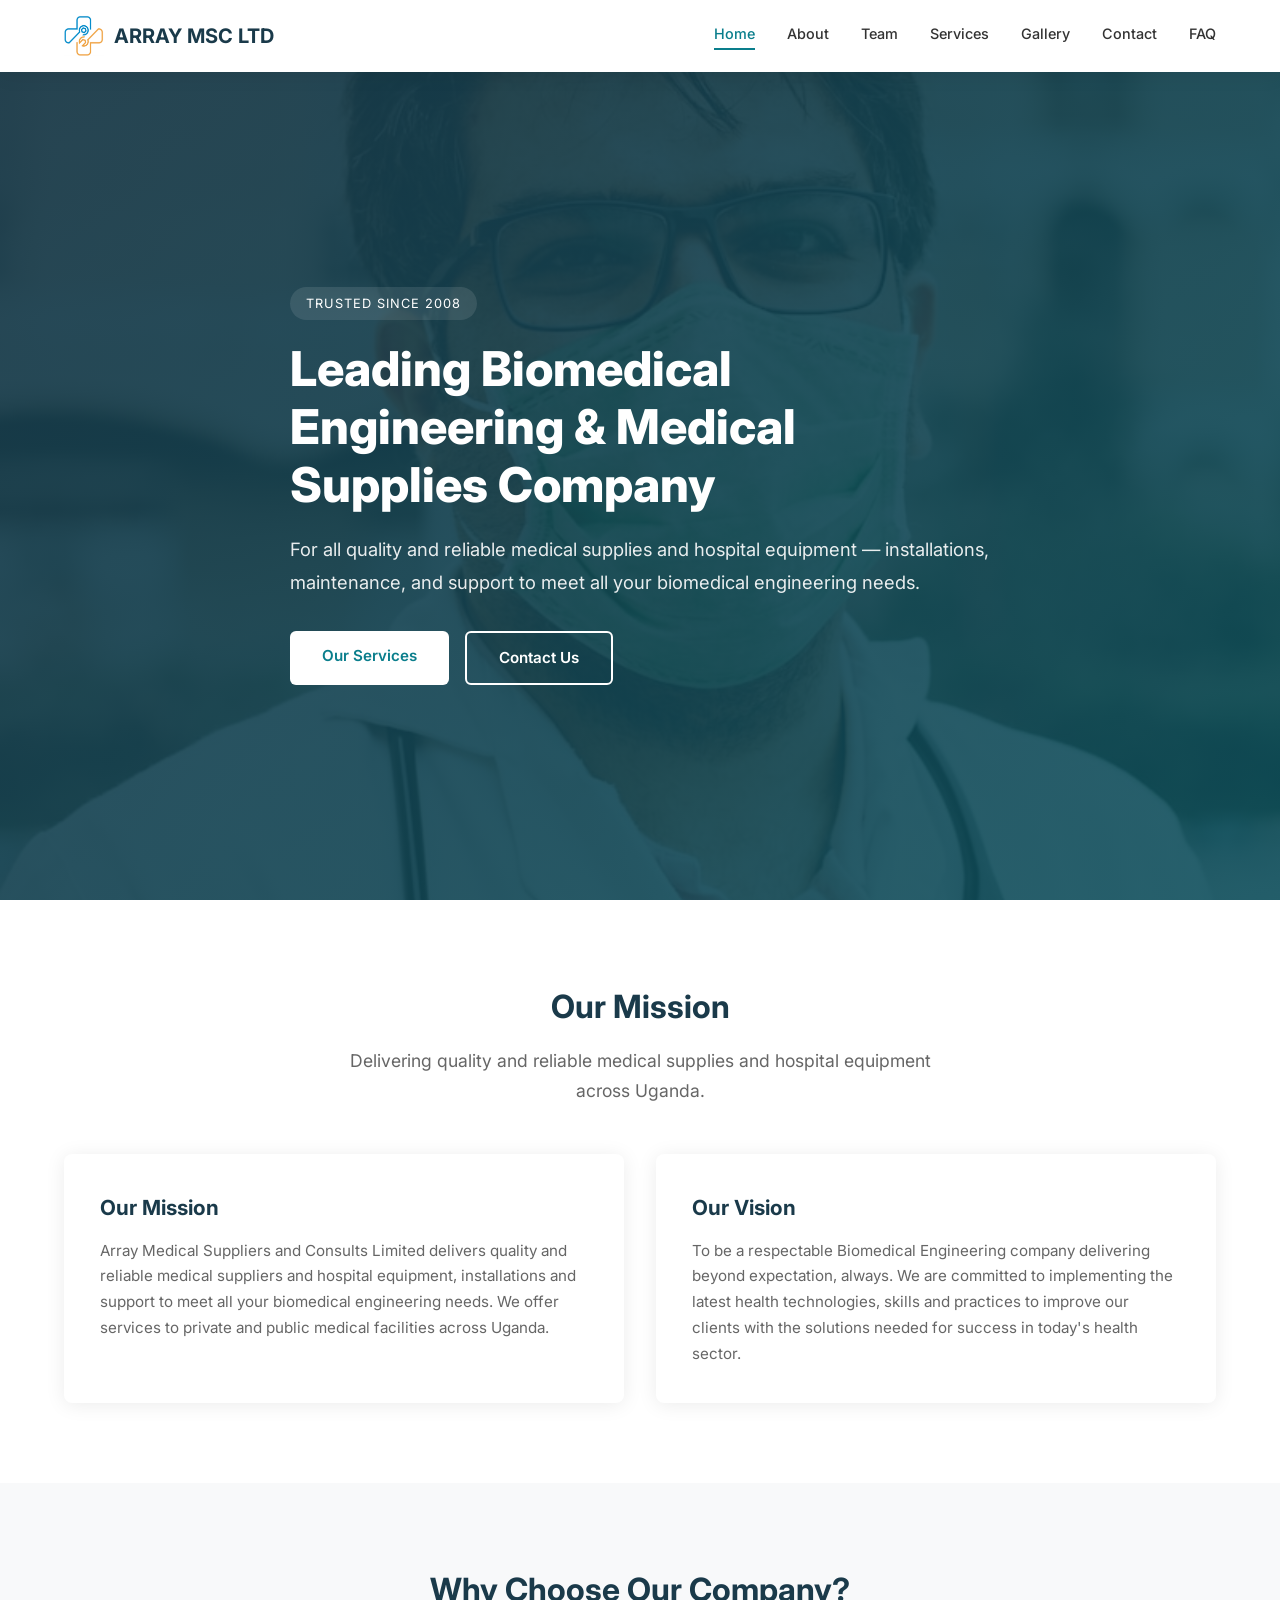
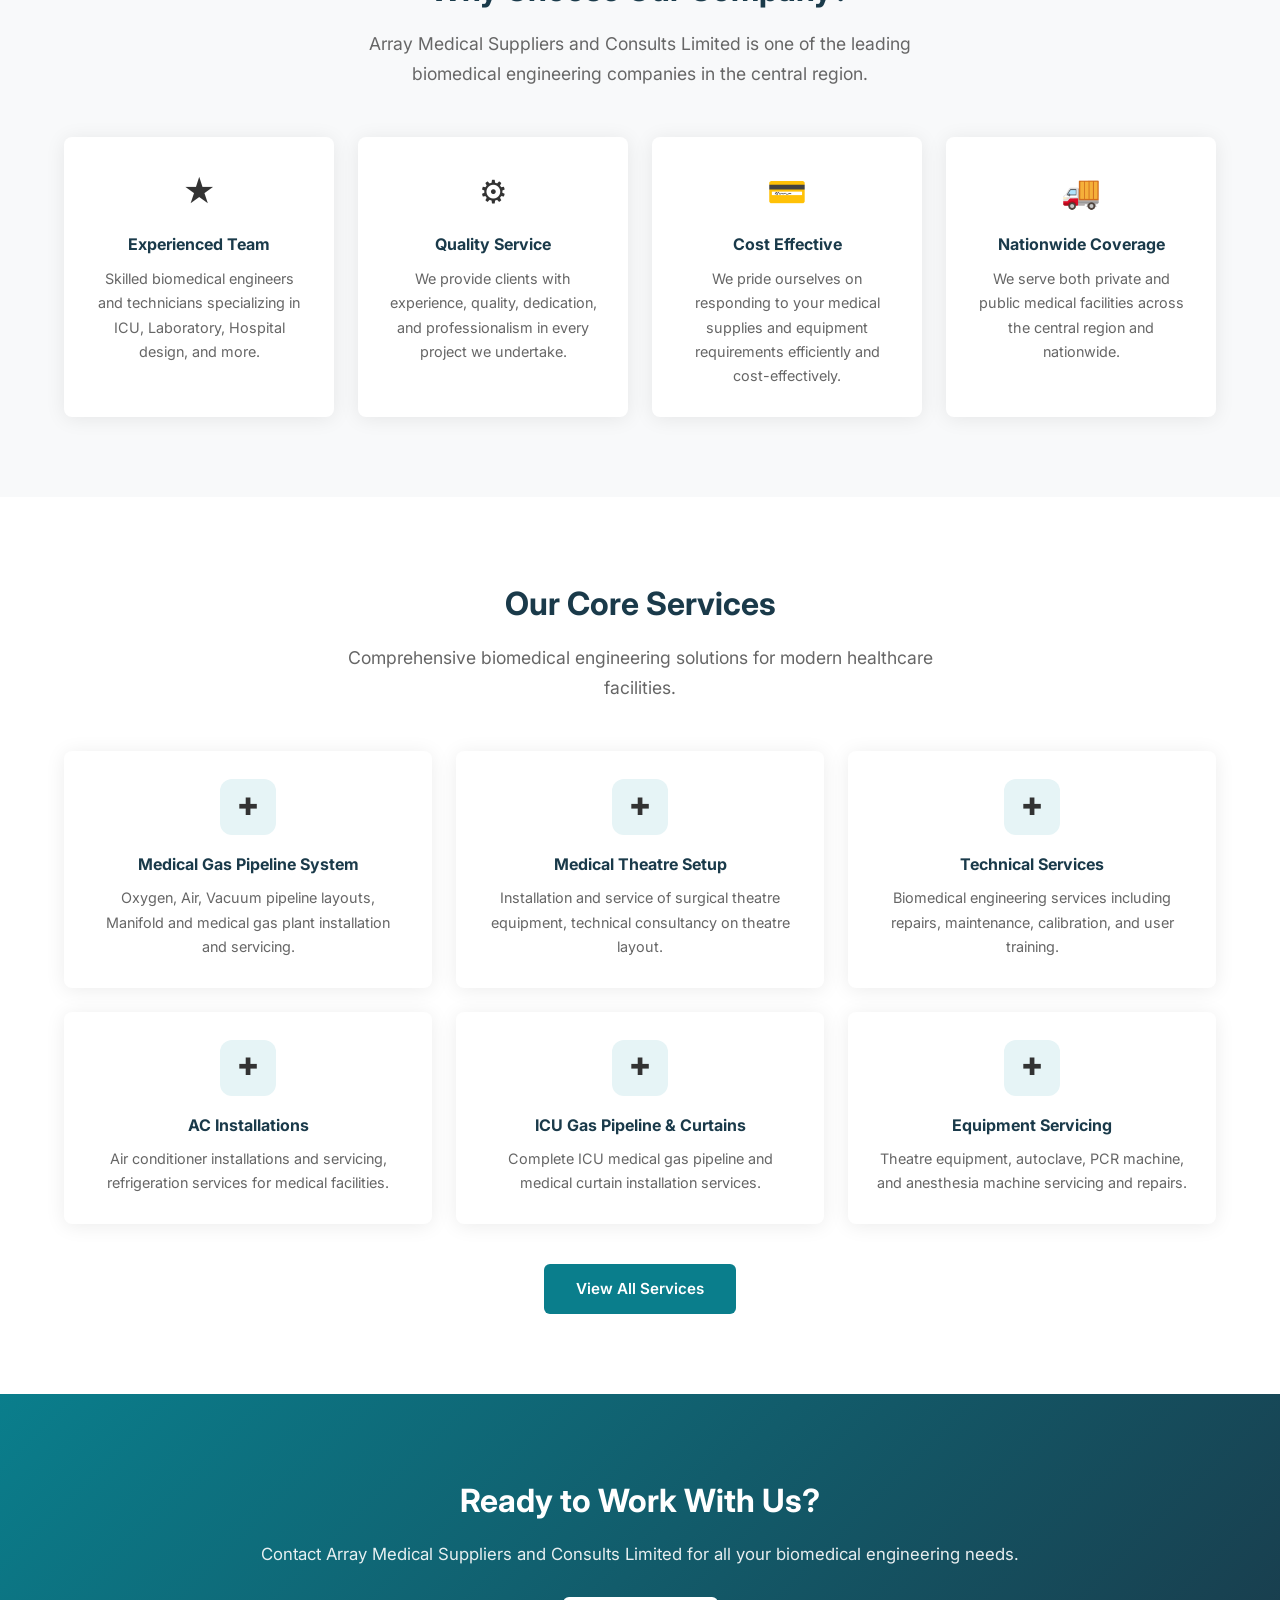
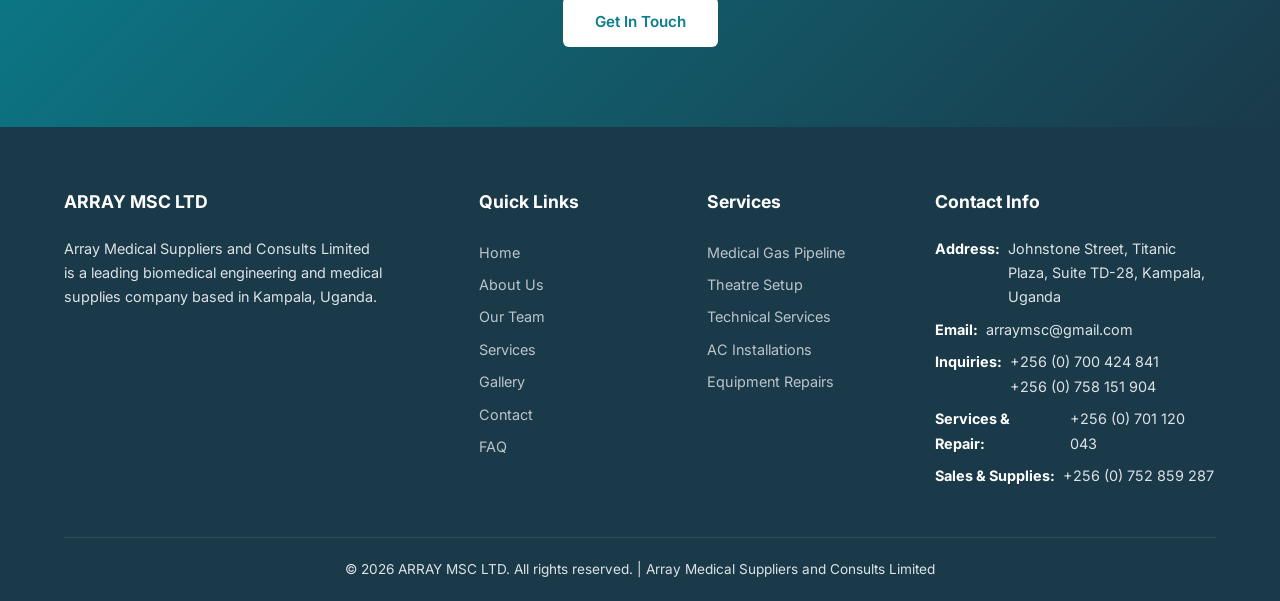
<file: index.html>
<!DOCTYPE html>
<html lang="en">
<head>
  <meta charset="UTF-8">
  <meta name="viewport" content="width=device-width, initial-scale=1.0">
  <title>ARRAY MSC LTD | Leading Biomedical Engineering & Medical Supplies Company</title>
  <meta name="description" content="ARRAY MSC LTD is a leading biomedical engineering and medical supplies company in Kampala, Uganda. We offer medical gas pipeline systems, theatre setup, technical services, and more.">
  <link rel="preconnect" href="https://fonts.googleapis.com">
  <link href="https://fonts.googleapis.com/css2?family=Inter:wght@400;500;600;700;800&display=swap" rel="stylesheet">
  <link rel="stylesheet" href="css/style.css">
</head>
<body>

  <!-- Header -->
  <header class="header">
    <div class="container">
      <nav class="navbar">
        <a href="index.html" class="nav-brand">
          <img src="images/logo.png" alt="ARRAY MSC LTD Logo">
          ARRAY MSC LTD
        </a>
        <button class="nav-toggle" aria-label="Toggle navigation">
          <span></span><span></span><span></span>
        </button>
        <div class="nav-links">
          <a href="index.html" class="active">Home</a>
          <a href="about.html">About</a>
          <a href="team.html">Team</a>
          <a href="services.html">Services</a>
          <a href="gallery.html">Gallery</a>
          <a href="contact.html">Contact</a>
          <a href="faq.html">FAQ</a>
        </div>
      </nav>
    </div>
  </header>

  <!-- Hero -->
  <section class="hero">
    <div class="hero-slideshow">
      <div class="hero-slide active" style="background-image: url('images/hero-medical.jpg')"></div>
      <div class="hero-slide" style="background-image: url('images/hero-02.jpg')"></div>
      <div class="hero-slide" style="background-image: url('images/hero-03.jpg')"></div>
      <div class="hero-slide" style="background-image: url('images/hero-04.jpg')"></div>
      <div class="hero-slide" style="background-image: url('images/hero-05.jpg')"></div>
      <div class="hero-slide" style="background-image: url('images/hero-06.jpg')"></div>
      <div class="hero-slide" style="background-image: url('images/hero-07.jpg')"></div>
      <div class="hero-slide" style="background-image: url('images/hero-08.jpg')"></div>
      <div class="hero-slide" style="background-image: url('images/hero-09.jpg')"></div>
      <div class="hero-slide" style="background-image: url('images/hero-10.jpg')"></div>
    </div>
    <div class="hero-overlay"></div>
    <div class="container">
      <div class="hero-content">
        <span class="hero-badge">Trusted Since 2008</span>
        <h1>Leading Biomedical Engineering & Medical Supplies Company</h1>
        <p>For all quality and reliable medical supplies and hospital equipment — installations, maintenance, and support to meet all your biomedical engineering needs.</p>
        <div class="hero-buttons">
          <a href="services.html" class="btn btn-white">Our Services</a>
          <a href="contact.html" class="btn btn-outline" style="border-color: #fff; color: #fff;">Contact Us</a>
        </div>
      </div>
    </div>
  </section>

  <!-- Mission Section -->
  <section class="section">
    <div class="container">
      <div class="text-center">
        <h2 class="section-title">Our Mission</h2>
        <p class="section-subtitle">Delivering quality and reliable medical supplies and hospital equipment across Uganda.</p>
      </div>
      <div class="mission-vision">
        <div class="mv-card">
          <h3>Our Mission</h3>
          <p>Array Medical Suppliers and Consults Limited delivers quality and reliable medical suppliers and hospital equipment, installations and support to meet all your biomedical engineering needs. We offer services to private and public medical facilities across Uganda.</p>
        </div>
        <div class="mv-card">
          <h3>Our Vision</h3>
          <p>To be a respectable Biomedical Engineering company delivering beyond expectation, always. We are committed to implementing the latest health technologies, skills and practices to improve our clients with the solutions needed for success in today's health sector.</p>
        </div>
      </div>
    </div>
  </section>

  <!-- Why Choose Us -->
  <section class="section section-bg">
    <div class="container">
      <div class="text-center">
        <h2 class="section-title">Why Choose Our Company?</h2>
        <p class="section-subtitle">Array Medical Suppliers and Consults Limited is one of the leading biomedical engineering companies in the central region.</p>
      </div>
      <div class="features-grid">
        <div class="feature-card">
          <div class="icon">&#9733;</div>
          <h3>Experienced Team</h3>
          <p>Skilled biomedical engineers and technicians specializing in ICU, Laboratory, Hospital design, and more.</p>
        </div>
        <div class="feature-card">
          <div class="icon">&#9881;</div>
          <h3>Quality Service</h3>
          <p>We provide clients with experience, quality, dedication, and professionalism in every project we undertake.</p>
        </div>
        <div class="feature-card">
          <div class="icon">&#128179;</div>
          <h3>Cost Effective</h3>
          <p>We pride ourselves on responding to your medical supplies and equipment requirements efficiently and cost-effectively.</p>
        </div>
        <div class="feature-card">
          <div class="icon">&#128666;</div>
          <h3>Nationwide Coverage</h3>
          <p>We serve both private and public medical facilities across the central region and nationwide.</p>
        </div>
      </div>
    </div>
  </section>

  <!-- Services Preview -->
  <section class="section">
    <div class="container">
      <div class="text-center">
        <h2 class="section-title">Our Core Services</h2>
        <p class="section-subtitle">Comprehensive biomedical engineering solutions for modern healthcare facilities.</p>
      </div>
      <div class="services-highlight">
        <div class="service-item">
          <div class="icon">&#10010;</div>
          <h3>Medical Gas Pipeline System</h3>
          <p>Oxygen, Air, Vacuum pipeline layouts, Manifold and medical gas plant installation and servicing.</p>
        </div>
        <div class="service-item">
          <div class="icon">&#10010;</div>
          <h3>Medical Theatre Setup</h3>
          <p>Installation and service of surgical theatre equipment, technical consultancy on theatre layout.</p>
        </div>
        <div class="service-item">
          <div class="icon">&#10010;</div>
          <h3>Technical Services</h3>
          <p>Biomedical engineering services including repairs, maintenance, calibration, and user training.</p>
        </div>
        <div class="service-item">
          <div class="icon">&#10010;</div>
          <h3>AC Installations</h3>
          <p>Air conditioner installations and servicing, refrigeration services for medical facilities.</p>
        </div>
        <div class="service-item">
          <div class="icon">&#10010;</div>
          <h3>ICU Gas Pipeline & Curtains</h3>
          <p>Complete ICU medical gas pipeline and medical curtain installation services.</p>
        </div>
        <div class="service-item">
          <div class="icon">&#10010;</div>
          <h3>Equipment Servicing</h3>
          <p>Theatre equipment, autoclave, PCR machine, and anesthesia machine servicing and repairs.</p>
        </div>
      </div>
      <div class="text-center" style="margin-top: 40px;">
        <a href="services.html" class="btn btn-primary">View All Services</a>
      </div>
    </div>
  </section>

  <!-- CTA -->
  <section class="cta-section">
    <div class="container">
      <h2>Ready to Work With Us?</h2>
      <p>Contact Array Medical Suppliers and Consults Limited for all your biomedical engineering needs.</p>
      <a href="contact.html" class="btn btn-white">Get In Touch</a>
    </div>
  </section>

  <!-- Footer -->
  <footer class="footer">
    <div class="container">
      <div class="footer-grid">
        <div class="footer-brand">
          <h3>ARRAY MSC LTD</h3>
          <p>Array Medical Suppliers and Consults Limited is a leading biomedical engineering and medical supplies company based in Kampala, Uganda.</p>
        </div>
        <div class="footer-links">
          <h3>Quick Links</h3>
          <a href="index.html">Home</a>
          <a href="about.html">About Us</a>
          <a href="team.html">Our Team</a>
          <a href="services.html">Services</a>
          <a href="gallery.html">Gallery</a>
          <a href="contact.html">Contact</a>
          <a href="faq.html">FAQ</a>
        </div>
        <div class="footer-links">
          <h3>Services</h3>
          <a href="services.html">Medical Gas Pipeline</a>
          <a href="services.html">Theatre Setup</a>
          <a href="services.html">Technical Services</a>
          <a href="services.html">AC Installations</a>
          <a href="services.html">Equipment Repairs</a>
        </div>
        <div class="footer-contact">
          <h3>Contact Info</h3>
          <p><strong>Address:</strong> Johnstone Street, Titanic Plaza, Suite TD-28, Kampala, Uganda</p>
          <p><strong>Email:</strong> arraymsc@gmail.com</p>
          <p><strong>Inquiries:</strong> +256 (0) 700 424 841<br>+256 (0) 758 151 904</p>
          <p><strong>Services & Repair:</strong> +256 (0) 701 120 043</p>
          <p><strong>Sales & Supplies:</strong> +256 (0) 752 859 287</p>
        </div>
      </div>
      <div class="footer-bottom">
        &copy; 2026 ARRAY MSC LTD. All rights reserved. | Array Medical Suppliers and Consults Limited
      </div>
    </div>
  </footer>

  <script src="js/main.js"></script>
</body>
</html>
</file>
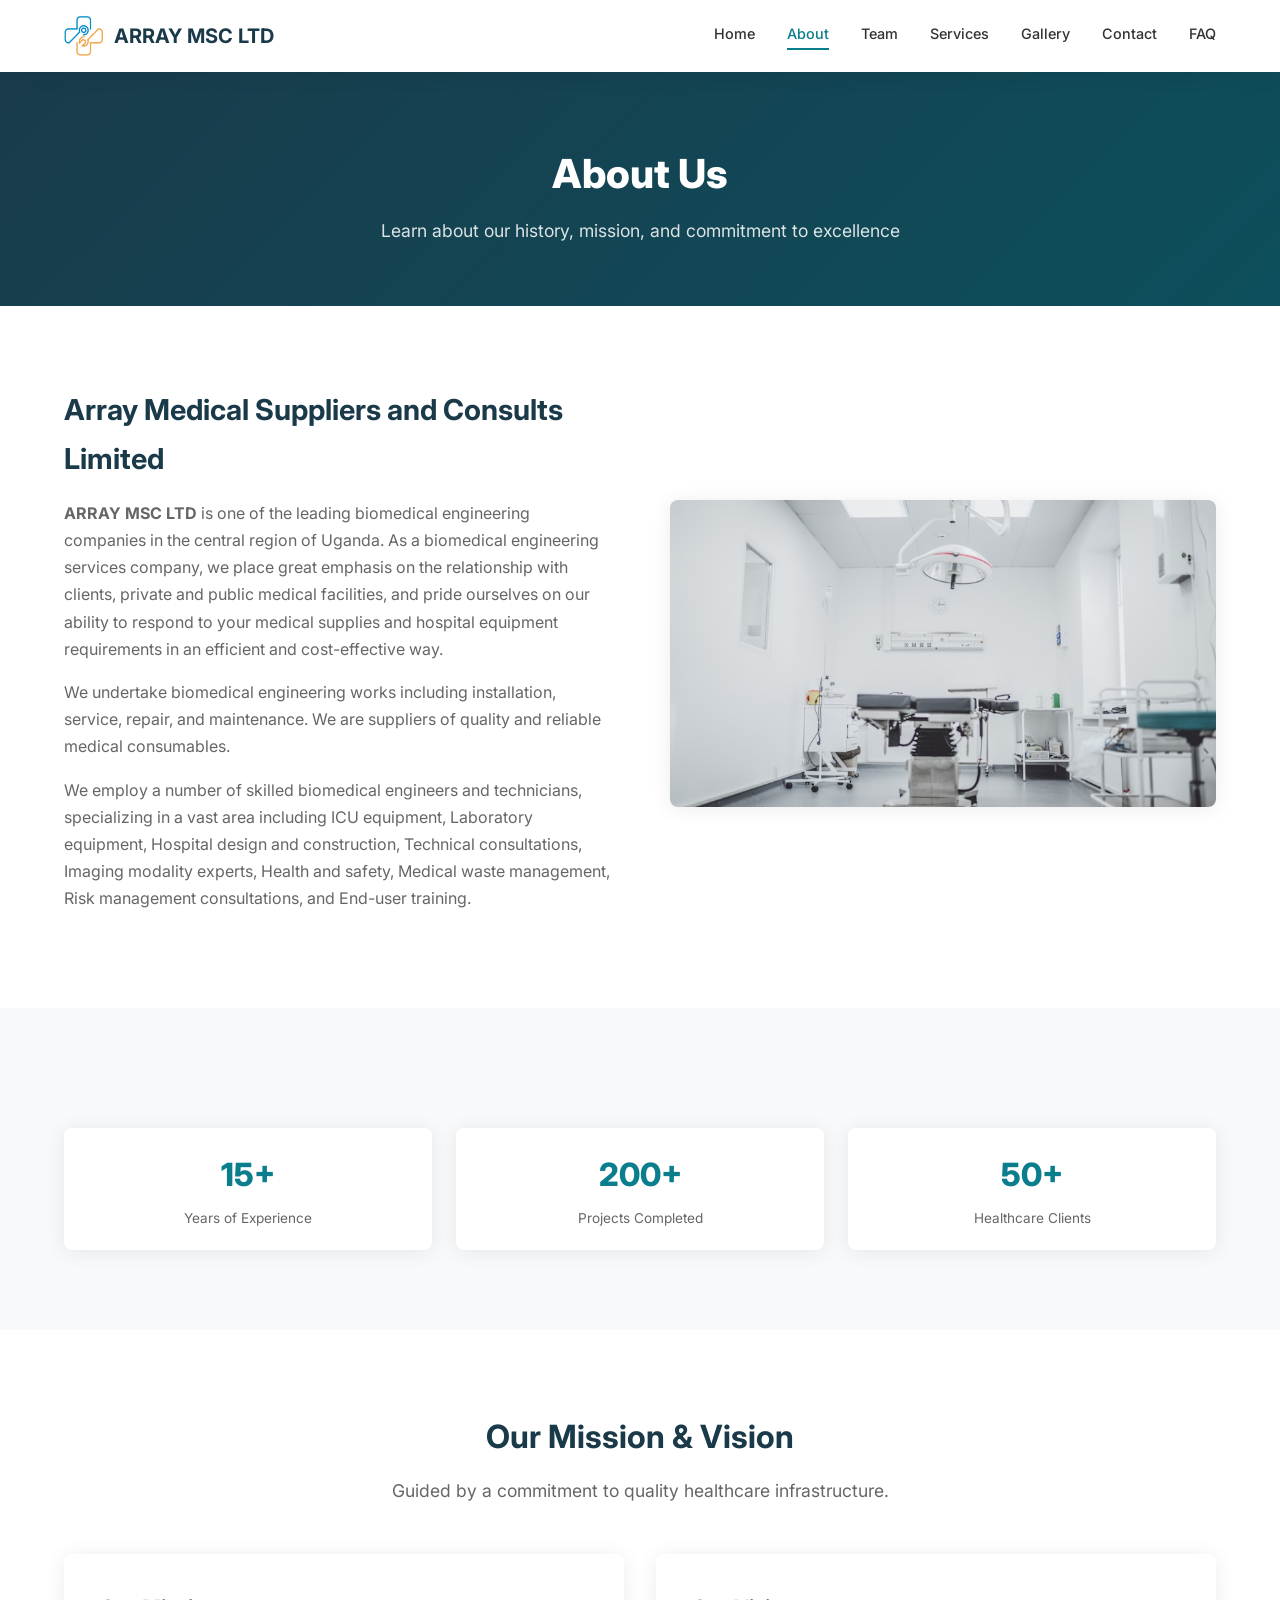
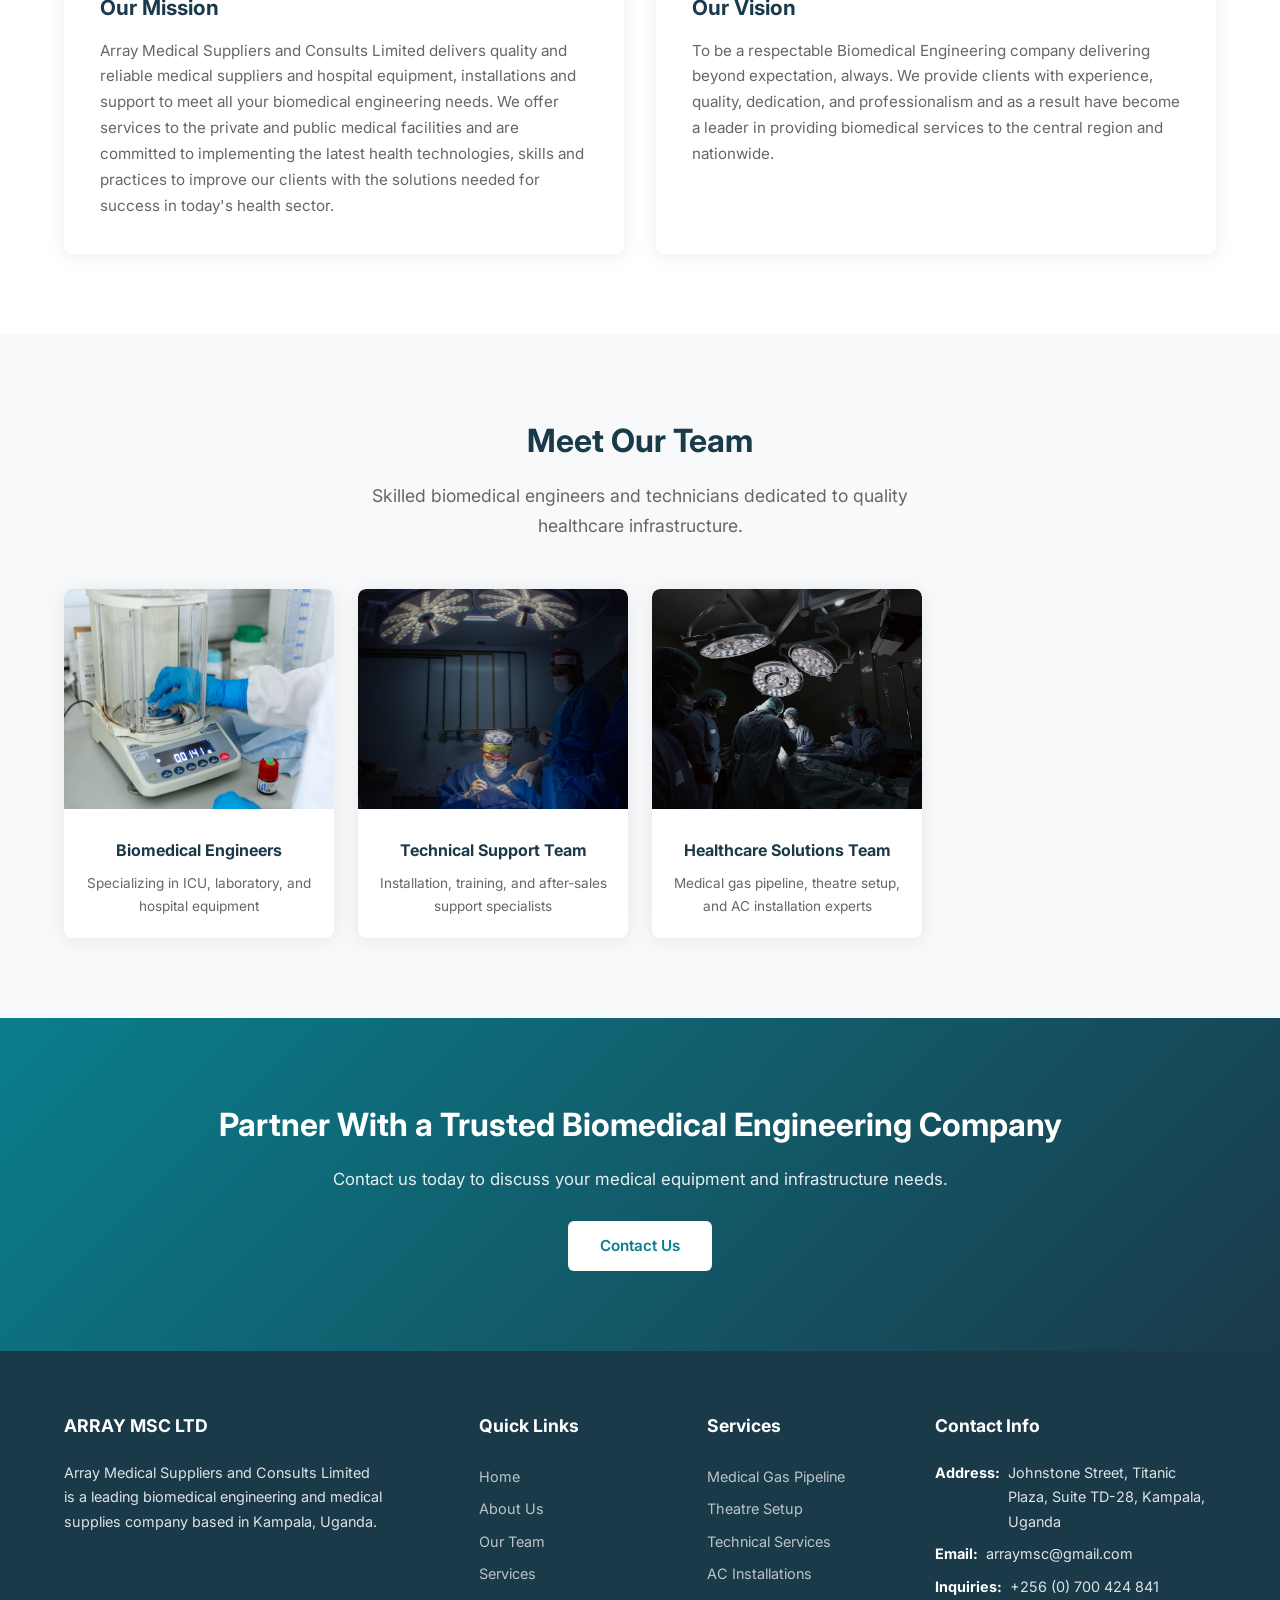
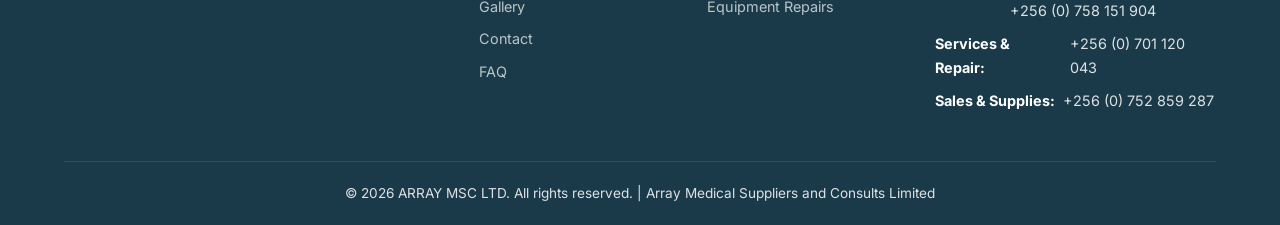
<file: about.html>
<!DOCTYPE html>
<html lang="en">
<head>
  <meta charset="UTF-8">
  <meta name="viewport" content="width=device-width, initial-scale=1.0">
  <title>About Us - ARRAY MSC LTD | Biomedical Engineering Company</title>
  <meta name="description" content="Learn about ARRAY MSC LTD's history, mission, vision, and team. We are a leading biomedical engineering and medical supplies company in Kampala, Uganda.">
  <link rel="preconnect" href="https://fonts.googleapis.com">
  <link href="https://fonts.googleapis.com/css2?family=Inter:wght@400;500;600;700;800&display=swap" rel="stylesheet">
  <link rel="stylesheet" href="css/style.css">
</head>
<body>

  <!-- Header -->
  <header class="header">
    <div class="container">
      <nav class="navbar">
        <a href="index.html" class="nav-brand">
          <img src="images/logo.png" alt="ARRAY MSC LTD Logo">
          ARRAY MSC LTD
        </a>
        <button class="nav-toggle" aria-label="Toggle navigation">
          <span></span><span></span><span></span>
        </button>
        <div class="nav-links">
          <a href="index.html">Home</a>
          <a href="about.html" class="active">About</a>
          <a href="team.html">Team</a>
          <a href="services.html">Services</a>
          <a href="gallery.html">Gallery</a>
          <a href="contact.html">Contact</a>
          <a href="faq.html">FAQ</a>
        </div>
      </nav>
    </div>
  </header>

  <!-- Banner -->
  <section class="page-banner">
    <div class="container">
      <h1>About Us</h1>
      <p>Learn about our history, mission, and commitment to excellence</p>
    </div>
  </section>

  <!-- About Content -->
  <section class="section">
    <div class="container">
      <div class="about-content">
        <div class="about-text">
          <h2>Array Medical Suppliers and Consults Limited</h2>
          <p><strong>ARRAY MSC LTD</strong> is one of the leading biomedical engineering companies in the central region of Uganda. As a biomedical engineering services company, we place great emphasis on the relationship with clients, private and public medical facilities, and pride ourselves on our ability to respond to your medical supplies and hospital equipment requirements in an efficient and cost-effective way.</p>
          <p>We undertake biomedical engineering works including installation, service, repair, and maintenance. We are suppliers of quality and reliable medical consumables.</p>
          <p>We employ a number of skilled biomedical engineers and technicians, specializing in a vast area including ICU equipment, Laboratory equipment, Hospital design and construction, Technical consultations, Imaging modality experts, Health and safety, Medical waste management, Risk management consultations, and End-user training.</p>
        </div>
        <div class="about-image">
          <img src="images/team-about.jpg" alt="ARRAY MSC LTD Biomedical Engineering Team">
        </div>
      </div>
    </div>
  </section>

  <!-- Stats -->
  <section class="section section-bg">
    <div class="container">
      <div class="about-stats">
        <div class="stat-item">
          <div class="stat-number">15+</div>
          <div class="stat-label">Years of Experience</div>
        </div>
        <div class="stat-item">
          <div class="stat-number">200+</div>
          <div class="stat-label">Projects Completed</div>
        </div>
        <div class="stat-item">
          <div class="stat-number">50+</div>
          <div class="stat-label">Healthcare Clients</div>
        </div>
      </div>
    </div>
  </section>

  <!-- Mission & Vision -->
  <section class="section">
    <div class="container">
      <div class="text-center">
        <h2 class="section-title">Our Mission & Vision</h2>
        <p class="section-subtitle">Guided by a commitment to quality healthcare infrastructure.</p>
      </div>
      <div class="mission-vision">
        <div class="mv-card">
          <h3>Our Mission</h3>
          <p>Array Medical Suppliers and Consults Limited delivers quality and reliable medical suppliers and hospital equipment, installations and support to meet all your biomedical engineering needs. We offer services to the private and public medical facilities and are committed to implementing the latest health technologies, skills and practices to improve our clients with the solutions needed for success in today's health sector.</p>
        </div>
        <div class="mv-card">
          <h3>Our Vision</h3>
          <p>To be a respectable Biomedical Engineering company delivering beyond expectation, always. We provide clients with experience, quality, dedication, and professionalism and as a result have become a leader in providing biomedical services to the central region and nationwide.</p>
        </div>
      </div>
    </div>
  </section>

  <!-- Team Section -->
  <section class="section section-bg">
    <div class="container">
      <div class="text-center">
        <h2 class="section-title">Meet Our Team</h2>
        <p class="section-subtitle">Skilled biomedical engineers and technicians dedicated to quality healthcare infrastructure.</p>
      </div>
      <div class="features-grid">
        <div class="feature-card" style="padding: 0; overflow: hidden;">
          <img src="images/gallery-02.jpg" alt="Biomedical Engineering Team" style="width: 100%; height: 220px; object-fit: cover; border-radius: var(--radius) var(--radius) 0 0;">
          <div style="padding: 20px;">
            <h3>Biomedical Engineers</h3>
            <p style="font-size: 0.85rem; color: var(--text-light);">Specializing in ICU, laboratory, and hospital equipment</p>
          </div>
        </div>
        <div class="feature-card" style="padding: 0; overflow: hidden;">
          <img src="images/gallery-06.jpg" alt="Hospital Outreach Team" style="width: 100%; height: 220px; object-fit: cover; border-radius: var(--radius) var(--radius) 0 0;">
          <div style="padding: 20px;">
            <h3>Technical Support Team</h3>
            <p style="font-size: 0.85rem; color: var(--text-light);">Installation, training, and after-sales support specialists</p>
          </div>
        </div>
        <div class="feature-card" style="padding: 0; overflow: hidden;">
          <img src="images/gallery-10.jpg" alt="Patient Care Team" style="width: 100%; height: 220px; object-fit: cover; border-radius: var(--radius) var(--radius) 0 0;">
          <div style="padding: 20px;">
            <h3>Healthcare Solutions Team</h3>
            <p style="font-size: 0.85rem; color: var(--text-light);">Medical gas pipeline, theatre setup, and AC installation experts</p>
          </div>
        </div>
      </div>
    </div>
  </section>

  <!-- CTA -->
  <section class="cta-section">
    <div class="container">
      <h2>Partner With a Trusted Biomedical Engineering Company</h2>
      <p>Contact us today to discuss your medical equipment and infrastructure needs.</p>
      <a href="contact.html" class="btn btn-white">Contact Us</a>
    </div>
  </section>

  <!-- Footer -->
  <footer class="footer">
    <div class="container">
      <div class="footer-grid">
        <div class="footer-brand">
          <h3>ARRAY MSC LTD</h3>
          <p>Array Medical Suppliers and Consults Limited is a leading biomedical engineering and medical supplies company based in Kampala, Uganda.</p>
        </div>
        <div class="footer-links">
          <h3>Quick Links</h3>
          <a href="index.html">Home</a>
          <a href="about.html">About Us</a>
          <a href="team.html">Our Team</a>
          <a href="services.html">Services</a>
          <a href="gallery.html">Gallery</a>
          <a href="contact.html">Contact</a>
          <a href="faq.html">FAQ</a>
        </div>
        <div class="footer-links">
          <h3>Services</h3>
          <a href="services.html">Medical Gas Pipeline</a>
          <a href="services.html">Theatre Setup</a>
          <a href="services.html">Technical Services</a>
          <a href="services.html">AC Installations</a>
          <a href="services.html">Equipment Repairs</a>
        </div>
        <div class="footer-contact">
          <h3>Contact Info</h3>
          <p><strong>Address:</strong> Johnstone Street, Titanic Plaza, Suite TD-28, Kampala, Uganda</p>
          <p><strong>Email:</strong> arraymsc@gmail.com</p>
          <p><strong>Inquiries:</strong> +256 (0) 700 424 841<br>+256 (0) 758 151 904</p>
          <p><strong>Services & Repair:</strong> +256 (0) 701 120 043</p>
          <p><strong>Sales & Supplies:</strong> +256 (0) 752 859 287</p>
        </div>
      </div>
      <div class="footer-bottom">
        &copy; 2026 ARRAY MSC LTD. All rights reserved. | Array Medical Suppliers and Consults Limited
      </div>
    </div>
  </footer>

  <script src="js/main.js"></script>
</body>
</html>
</file>
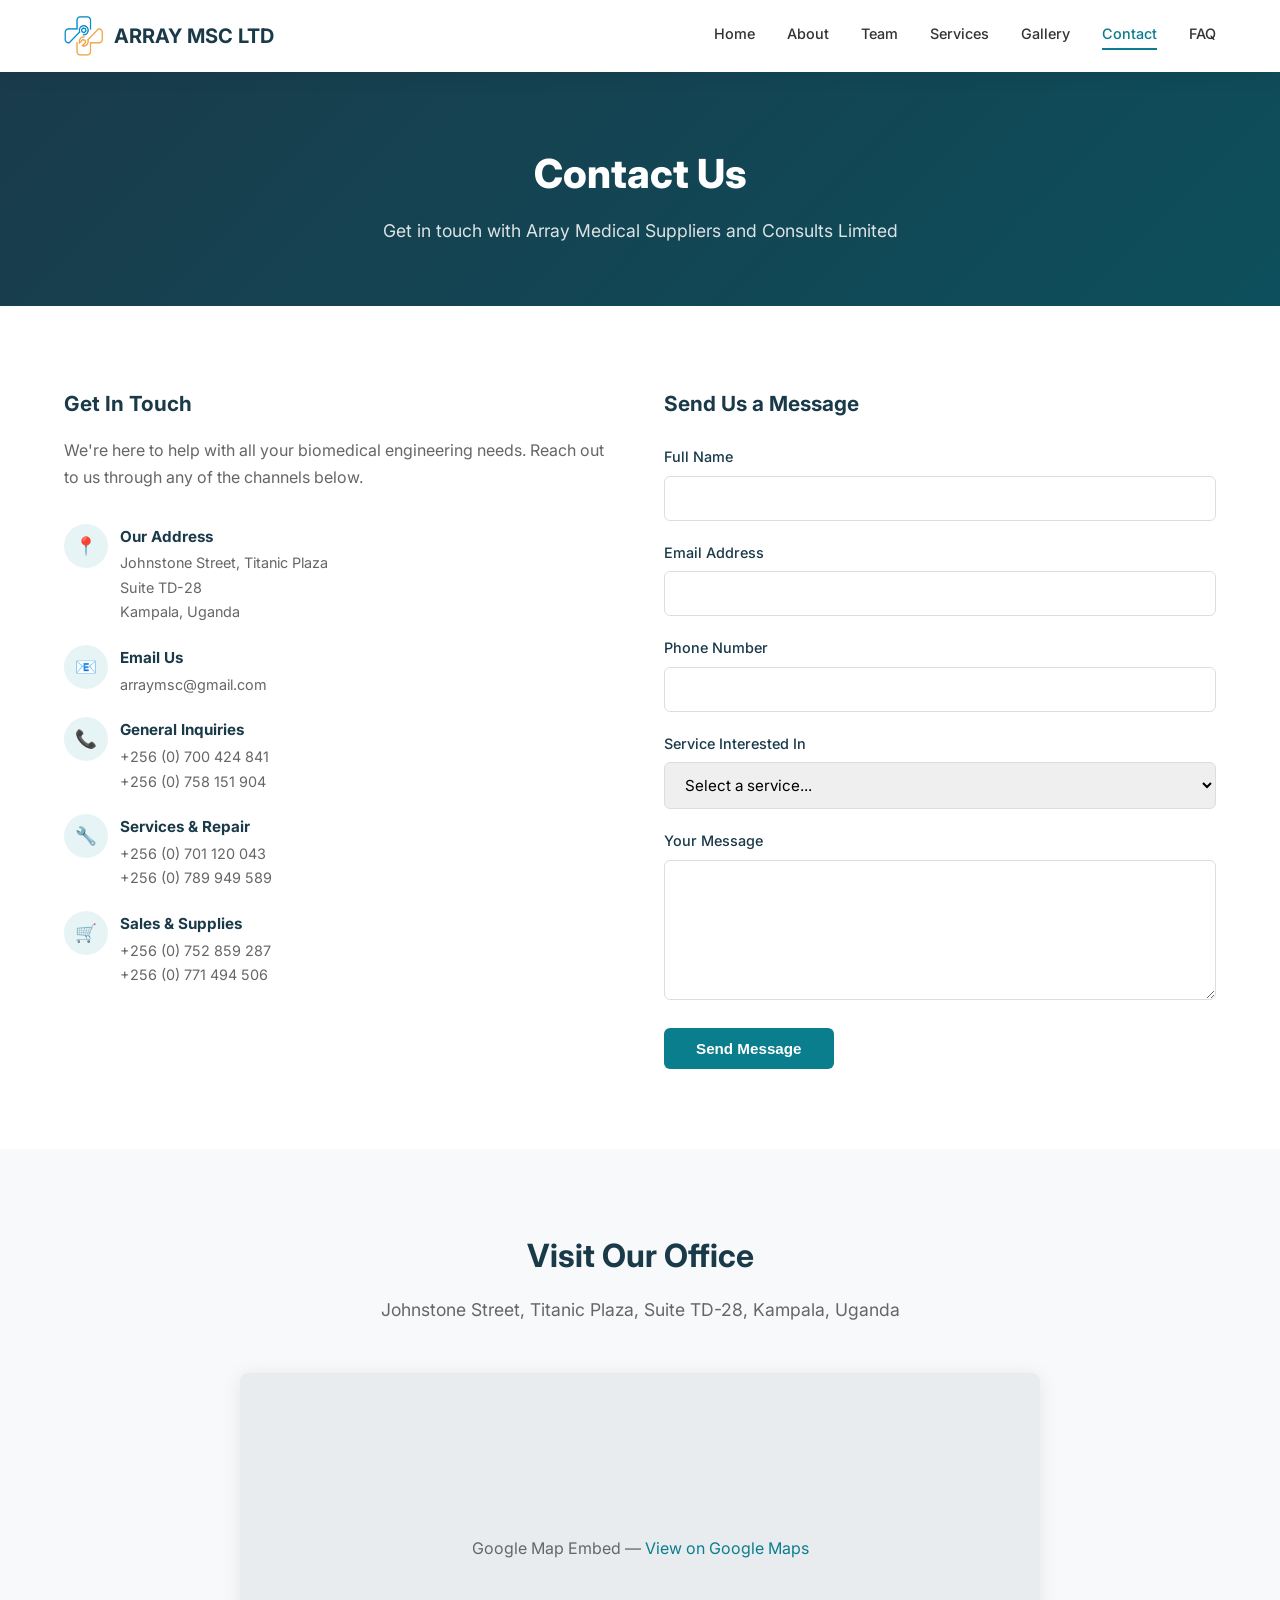
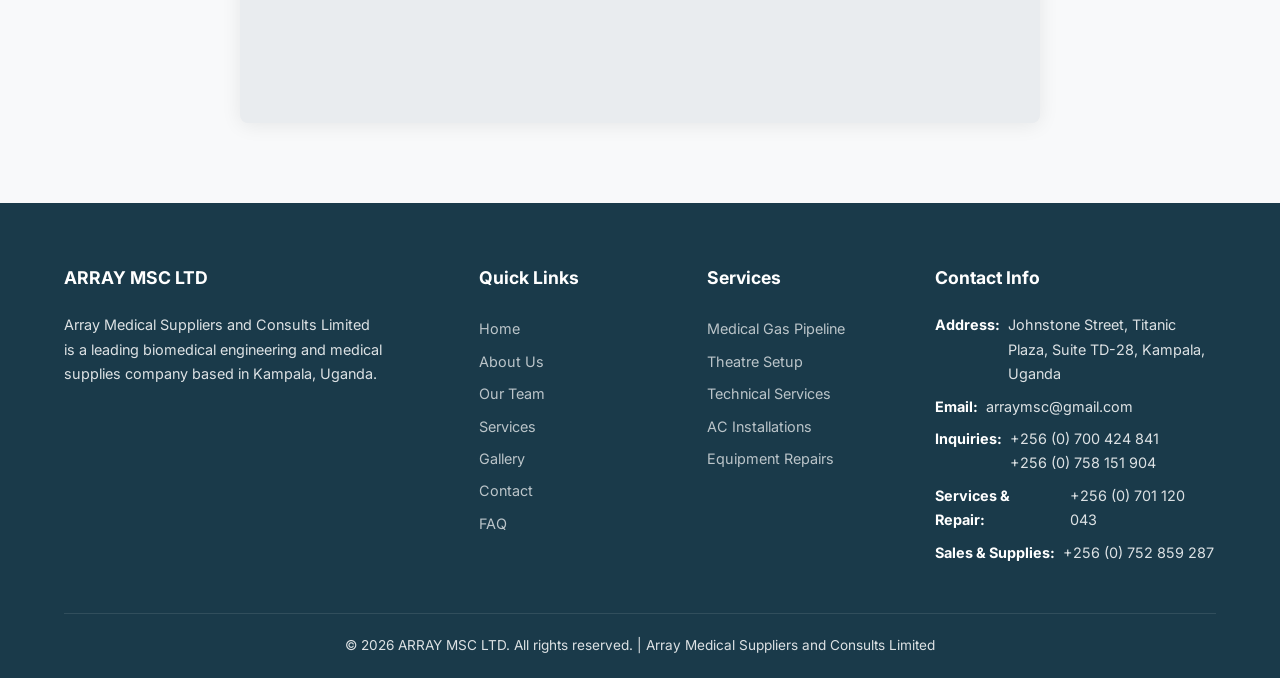
<file: contact.html>
<!DOCTYPE html>
<html lang="en">
<head>
  <meta charset="UTF-8">
  <meta name="viewport" content="width=device-width, initial-scale=1.0">
  <title>Contact Us - ARRAY MSC LTD | Biomedical Engineering Company Kampala</title>
  <meta name="description" content="Contact ARRAY MSC LTD for biomedical engineering services, medical supplies, and hospital equipment. Located in Kampala, Uganda. Call or email us today.">
  <link rel="preconnect" href="https://fonts.googleapis.com">
  <link href="https://fonts.googleapis.com/css2?family=Inter:wght@400;500;600;700;800&display=swap" rel="stylesheet">
  <link rel="stylesheet" href="css/style.css">
</head>
<body>

  <!-- Header -->
  <header class="header">
    <div class="container">
      <nav class="navbar">
        <a href="index.html" class="nav-brand">
          <img src="images/logo.png" alt="ARRAY MSC LTD Logo">
          ARRAY MSC LTD
        </a>
        <button class="nav-toggle" aria-label="Toggle navigation">
          <span></span><span></span><span></span>
        </button>
        <div class="nav-links">
          <a href="index.html">Home</a>
          <a href="about.html">About</a>
          <a href="team.html">Team</a>
          <a href="services.html">Services</a>
          <a href="gallery.html">Gallery</a>
          <a href="contact.html" class="active">Contact</a>
          <a href="faq.html">FAQ</a>
        </div>
      </nav>
    </div>
  </header>

  <!-- Banner -->
  <section class="page-banner">
    <div class="container">
      <h1>Contact Us</h1>
      <p>Get in touch with Array Medical Suppliers and Consults Limited</p>
    </div>
  </section>

  <!-- Contact Section -->
  <section class="section">
    <div class="container">
      <div class="contact-grid">
        <div class="contact-info">
          <h3>Get In Touch</h3>
          <p style="color: var(--text-light); margin-bottom: 32px;">We're here to help with all your biomedical engineering needs. Reach out to us through any of the channels below.</p>

          <div class="contact-detail">
            <div class="icon">&#128205;</div>
            <div>
              <h4>Our Address</h4>
              <p>Johnstone Street, Titanic Plaza<br>Suite TD-28<br>Kampala, Uganda</p>
            </div>
          </div>

          <div class="contact-detail">
            <div class="icon">&#128231;</div>
            <div>
              <h4>Email Us</h4>
              <p>arraymsc@gmail.com</p>
            </div>
          </div>

          <div class="contact-detail">
            <div class="icon">&#128222;</div>
            <div>
              <h4>General Inquiries</h4>
              <p>+256 (0) 700 424 841<br>+256 (0) 758 151 904</p>
            </div>
          </div>

          <div class="contact-detail">
            <div class="icon">&#128295;</div>
            <div>
              <h4>Services & Repair</h4>
              <p>+256 (0) 701 120 043<br>+256 (0) 789 949 589</p>
            </div>
          </div>

          <div class="contact-detail">
            <div class="icon">&#128722;</div>
            <div>
              <h4>Sales & Supplies</h4>
              <p>+256 (0) 752 859 287<br>+256 (0) 771 494 506</p>
            </div>
          </div>
        </div>

        <div class="contact-form">
          <h3 style="font-size: 1.3rem; color: var(--secondary); margin-bottom: 24px;">Send Us a Message</h3>
          <form name="contact" netlify netlify-honeypot="bot-field" action="/thank-you.html">
            <input type="hidden" name="form-name" value="contact">
            <p style="display:none;"><label>Don't fill this out: <input name="bot-field"></label></p>

            <label for="name">Full Name</label>
            <input type="text" id="name" name="name" required>

            <label for="email">Email Address</label>
            <input type="email" id="email" name="email" required>

            <label for="phone">Phone Number</label>
            <input type="tel" id="phone" name="phone">

            <label for="service">Service Interested In</label>
            <select id="service" name="service">
              <option value="">Select a service...</option>
              <option value="Medical Gas Pipeline System">Medical Gas Pipeline System</option>
              <option value="Medical Theatre Setup">Medical Theatre Setup</option>
              <option value="Technical Services">Technical Services</option>
              <option value="AC Installations">AC Installations</option>
              <option value="ICU Gas Pipeline & Curtains">ICU Gas Pipeline & Curtains</option>
              <option value="Equipment Servicing & Repairs">Equipment Servicing & Repairs</option>
              <option value="Autoclave Services">Autoclave Services</option>
              <option value="PCR Machine Services">PCR Machine Services</option>
              <option value="Other">Other</option>
            </select>

            <label for="message">Your Message</label>
            <textarea id="message" name="message" required></textarea>

            <button type="submit" class="btn btn-primary">Send Message</button>
          </form>
        </div>
      </div>
    </div>
  </section>

  <!-- Map Section (Static placeholder) -->
  <section class="section section-bg">
    <div class="container text-center">
      <h2 class="section-title">Visit Our Office</h2>
      <p class="section-subtitle">Johnstone Street, Titanic Plaza, Suite TD-28, Kampala, Uganda</p>
      <div style="border-radius: var(--radius); overflow: hidden; box-shadow: var(--shadow); max-width: 800px; margin: 0 auto; height: 350px; background: #e9ecef; display: flex; align-items: center; justify-content: center; color: var(--text-light);">
        <p>Google Map Embed — <a href="https://maps.google.com/?q=Titanic+Plaza+Kampala+Uganda" target="_blank">View on Google Maps</a></p>
      </div>
    </div>
  </section>

  <!-- Footer -->
  <footer class="footer">
    <div class="container">
      <div class="footer-grid">
        <div class="footer-brand">
          <h3>ARRAY MSC LTD</h3>
          <p>Array Medical Suppliers and Consults Limited is a leading biomedical engineering and medical supplies company based in Kampala, Uganda.</p>
        </div>
        <div class="footer-links">
          <h3>Quick Links</h3>
          <a href="index.html">Home</a>
          <a href="about.html">About Us</a>
          <a href="team.html">Our Team</a>
          <a href="services.html">Services</a>
          <a href="gallery.html">Gallery</a>
          <a href="contact.html">Contact</a>
          <a href="faq.html">FAQ</a>
        </div>
        <div class="footer-links">
          <h3>Services</h3>
          <a href="services.html">Medical Gas Pipeline</a>
          <a href="services.html">Theatre Setup</a>
          <a href="services.html">Technical Services</a>
          <a href="services.html">AC Installations</a>
          <a href="services.html">Equipment Repairs</a>
        </div>
        <div class="footer-contact">
          <h3>Contact Info</h3>
          <p><strong>Address:</strong> Johnstone Street, Titanic Plaza, Suite TD-28, Kampala, Uganda</p>
          <p><strong>Email:</strong> arraymsc@gmail.com</p>
          <p><strong>Inquiries:</strong> +256 (0) 700 424 841<br>+256 (0) 758 151 904</p>
          <p><strong>Services & Repair:</strong> +256 (0) 701 120 043</p>
          <p><strong>Sales & Supplies:</strong> +256 (0) 752 859 287</p>
        </div>
      </div>
      <div class="footer-bottom">
        &copy; 2026 ARRAY MSC LTD. All rights reserved. | Array Medical Suppliers and Consults Limited
      </div>
    </div>
  </footer>

  <script src="js/main.js"></script>
</body>
</html>
</file>
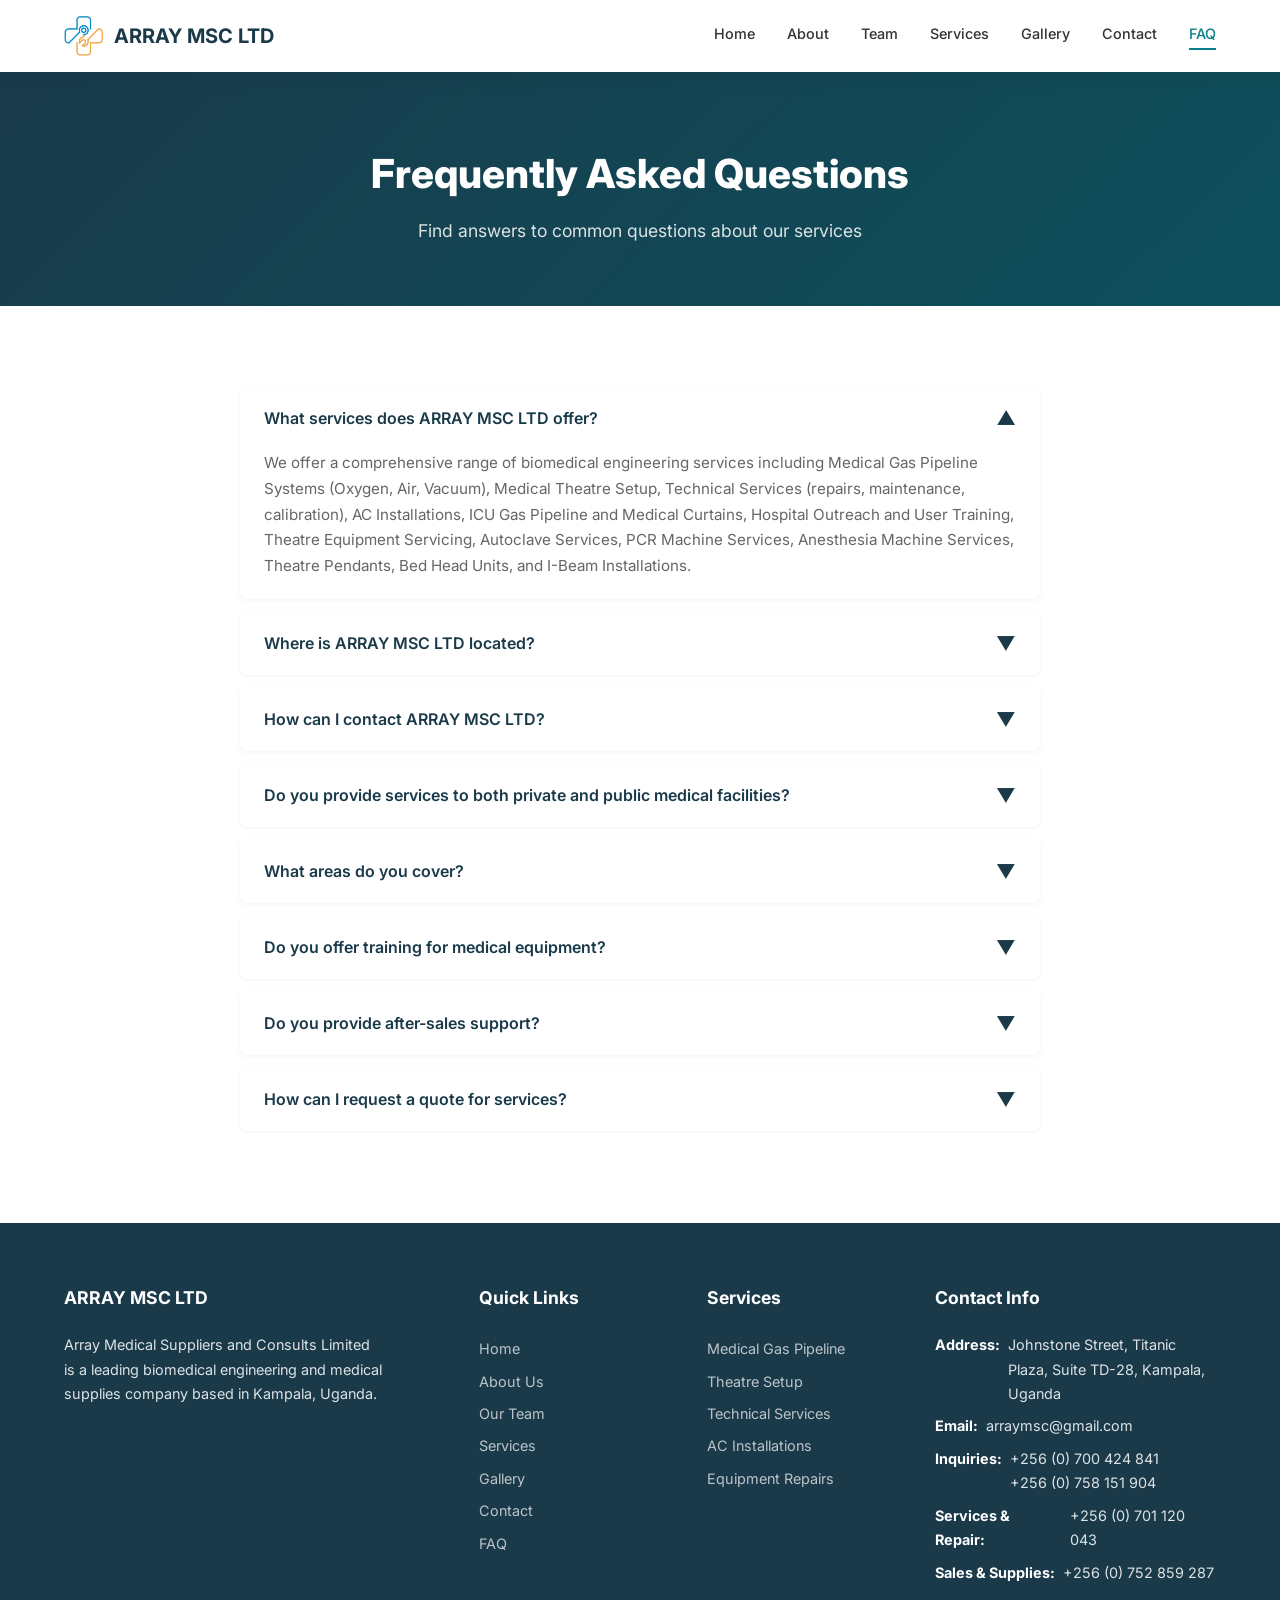
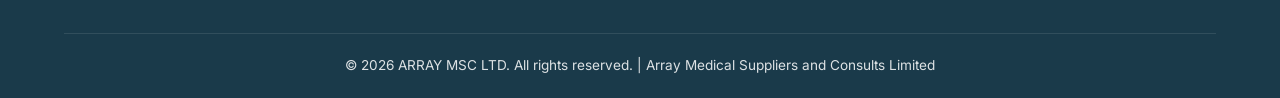
<file: faq.html>
<!DOCTYPE html>
<html lang="en">
<head>
  <meta charset="UTF-8">
  <meta name="viewport" content="width=device-width, initial-scale=1.0">
  <title>FAQ - ARRAY MSC LTD | Frequently Asked Questions</title>
  <meta name="description" content="Frequently asked questions about ARRAY MSC LTD's biomedical engineering services, medical supplies, and hospital equipment solutions in Uganda.">
  <link rel="preconnect" href="https://fonts.googleapis.com">
  <link href="https://fonts.googleapis.com/css2?family=Inter:wght@400;500;600;700;800&display=swap" rel="stylesheet">
  <link rel="stylesheet" href="css/style.css">
</head>
<body>

  <!-- Header -->
  <header class="header">
    <div class="container">
      <nav class="navbar">
        <a href="index.html" class="nav-brand">
          <img src="images/logo.png" alt="ARRAY MSC LTD Logo">
          ARRAY MSC LTD
        </a>
        <button class="nav-toggle" aria-label="Toggle navigation">
          <span></span><span></span><span></span>
        </button>
        <div class="nav-links">
          <a href="index.html">Home</a>
          <a href="about.html">About</a>
          <a href="team.html">Team</a>
          <a href="services.html">Services</a>
          <a href="gallery.html">Gallery</a>
          <a href="contact.html">Contact</a>
          <a href="faq.html" class="active">FAQ</a>
        </div>
      </nav>
    </div>
  </header>

  <!-- Banner -->
  <section class="page-banner">
    <div class="container">
      <h1>Frequently Asked Questions</h1>
      <p>Find answers to common questions about our services</p>
    </div>
  </section>

  <!-- FAQ -->
  <section class="section">
    <div class="container">
      <div class="faq-list">

        <div class="faq-item active">
          <button class="faq-question">
            What services does ARRAY MSC LTD offer?
            <span class="arrow">&#9660;</span>
          </button>
          <div class="faq-answer">
            <p>We offer a comprehensive range of biomedical engineering services including Medical Gas Pipeline Systems (Oxygen, Air, Vacuum), Medical Theatre Setup, Technical Services (repairs, maintenance, calibration), AC Installations, ICU Gas Pipeline and Medical Curtains, Hospital Outreach and User Training, Theatre Equipment Servicing, Autoclave Services, PCR Machine Services, Anesthesia Machine Services, Theatre Pendants, Bed Head Units, and I-Beam Installations.</p>
          </div>
        </div>

        <div class="faq-item">
          <button class="faq-question">
            Where is ARRAY MSC LTD located?
            <span class="arrow">&#9660;</span>
          </button>
          <div class="faq-answer">
            <p>We are located at Johnstone Street, Titanic Plaza, Suite TD-28, Kampala, Uganda. We serve clients across the central region and nationwide.</p>
          </div>
        </div>

        <div class="faq-item">
          <button class="faq-question">
            How can I contact ARRAY MSC LTD?
            <span class="arrow">&#9660;</span>
          </button>
          <div class="faq-answer">
            <p>You can reach us via email at arraymsc@gmail.com, by phone at +256 (0) 700 424 841 or +256 (0) 758 151 904 (General Inquiries), +256 (0) 701 120 043 (Services & Repair), or +256 (0) 752 859 287 (Sales & Supplies). You can also use the contact form on our website to send us a message.</p>
          </div>
        </div>

        <div class="faq-item">
          <button class="faq-question">
            Do you provide services to both private and public medical facilities?
            <span class="arrow">&#9660;</span>
          </button>
          <div class="faq-answer">
            <p>Yes, we offer our biomedical engineering services to both private and public medical facilities across Uganda. We are committed to improving healthcare infrastructure in all sectors.</p>
          </div>
        </div>

        <div class="faq-item">
          <button class="faq-question">
            What areas do you cover?
            <span class="arrow">&#9660;</span>
          </button>
          <div class="faq-answer">
            <p>While based in Kampala, we provide services across the central region and nationwide. Our team is equipped to travel to any location in Uganda to meet our clients' biomedical engineering needs.</p>
          </div>
        </div>

        <div class="faq-item">
          <button class="faq-question">
            Do you offer training for medical equipment?
            <span class="arrow">&#9660;</span>
          </button>
          <div class="faq-answer">
            <p>Yes, we provide comprehensive user training and technical support for all equipment we install and service. We ensure your healthcare staff are fully trained to operate and maintain the equipment properly.</p>
          </div>
        </div>

        <div class="faq-item">
          <button class="faq-question">
            Do you provide after-sales support?
            <span class="arrow">&#9660;</span>
          </button>
          <div class="faq-answer">
            <p>Absolutely. We offer complete after-sales services including installation, inspection, testing, calibration, and ongoing maintenance support for all equipment and systems we supply and install.</p>
          </div>
        </div>

        <div class="faq-item">
          <button class="faq-question">
            How can I request a quote for services?
            <span class="arrow">&#9660;</span>
          </button>
          <div class="faq-answer">
            <p>You can request a quote by contacting us through our contact form, emailing arraymsc@gmail.com, or calling our sales team at +256 (0) 752 859 287. We will respond promptly with a detailed quotation for your requirements.</p>
          </div>
        </div>

      </div>
    </div>
  </section>

  <!-- Footer -->
  <footer class="footer">
    <div class="container">
      <div class="footer-grid">
        <div class="footer-brand">
          <h3>ARRAY MSC LTD</h3>
          <p>Array Medical Suppliers and Consults Limited is a leading biomedical engineering and medical supplies company based in Kampala, Uganda.</p>
        </div>
        <div class="footer-links">
          <h3>Quick Links</h3>
          <a href="index.html">Home</a>
          <a href="about.html">About Us</a>
          <a href="team.html">Our Team</a>
          <a href="services.html">Services</a>
          <a href="gallery.html">Gallery</a>
          <a href="contact.html">Contact</a>
          <a href="faq.html">FAQ</a>
        </div>
        <div class="footer-links">
          <h3>Services</h3>
          <a href="services.html">Medical Gas Pipeline</a>
          <a href="services.html">Theatre Setup</a>
          <a href="services.html">Technical Services</a>
          <a href="services.html">AC Installations</a>
          <a href="services.html">Equipment Repairs</a>
        </div>
        <div class="footer-contact">
          <h3>Contact Info</h3>
          <p><strong>Address:</strong> Johnstone Street, Titanic Plaza, Suite TD-28, Kampala, Uganda</p>
          <p><strong>Email:</strong> arraymsc@gmail.com</p>
          <p><strong>Inquiries:</strong> +256 (0) 700 424 841<br>+256 (0) 758 151 904</p>
          <p><strong>Services & Repair:</strong> +256 (0) 701 120 043</p>
          <p><strong>Sales & Supplies:</strong> +256 (0) 752 859 287</p>
        </div>
      </div>
      <div class="footer-bottom">
        &copy; 2026 ARRAY MSC LTD. All rights reserved. | Array Medical Suppliers and Consults Limited
      </div>
    </div>
  </footer>

  <script src="js/main.js"></script>
</body>
</html>
</file>
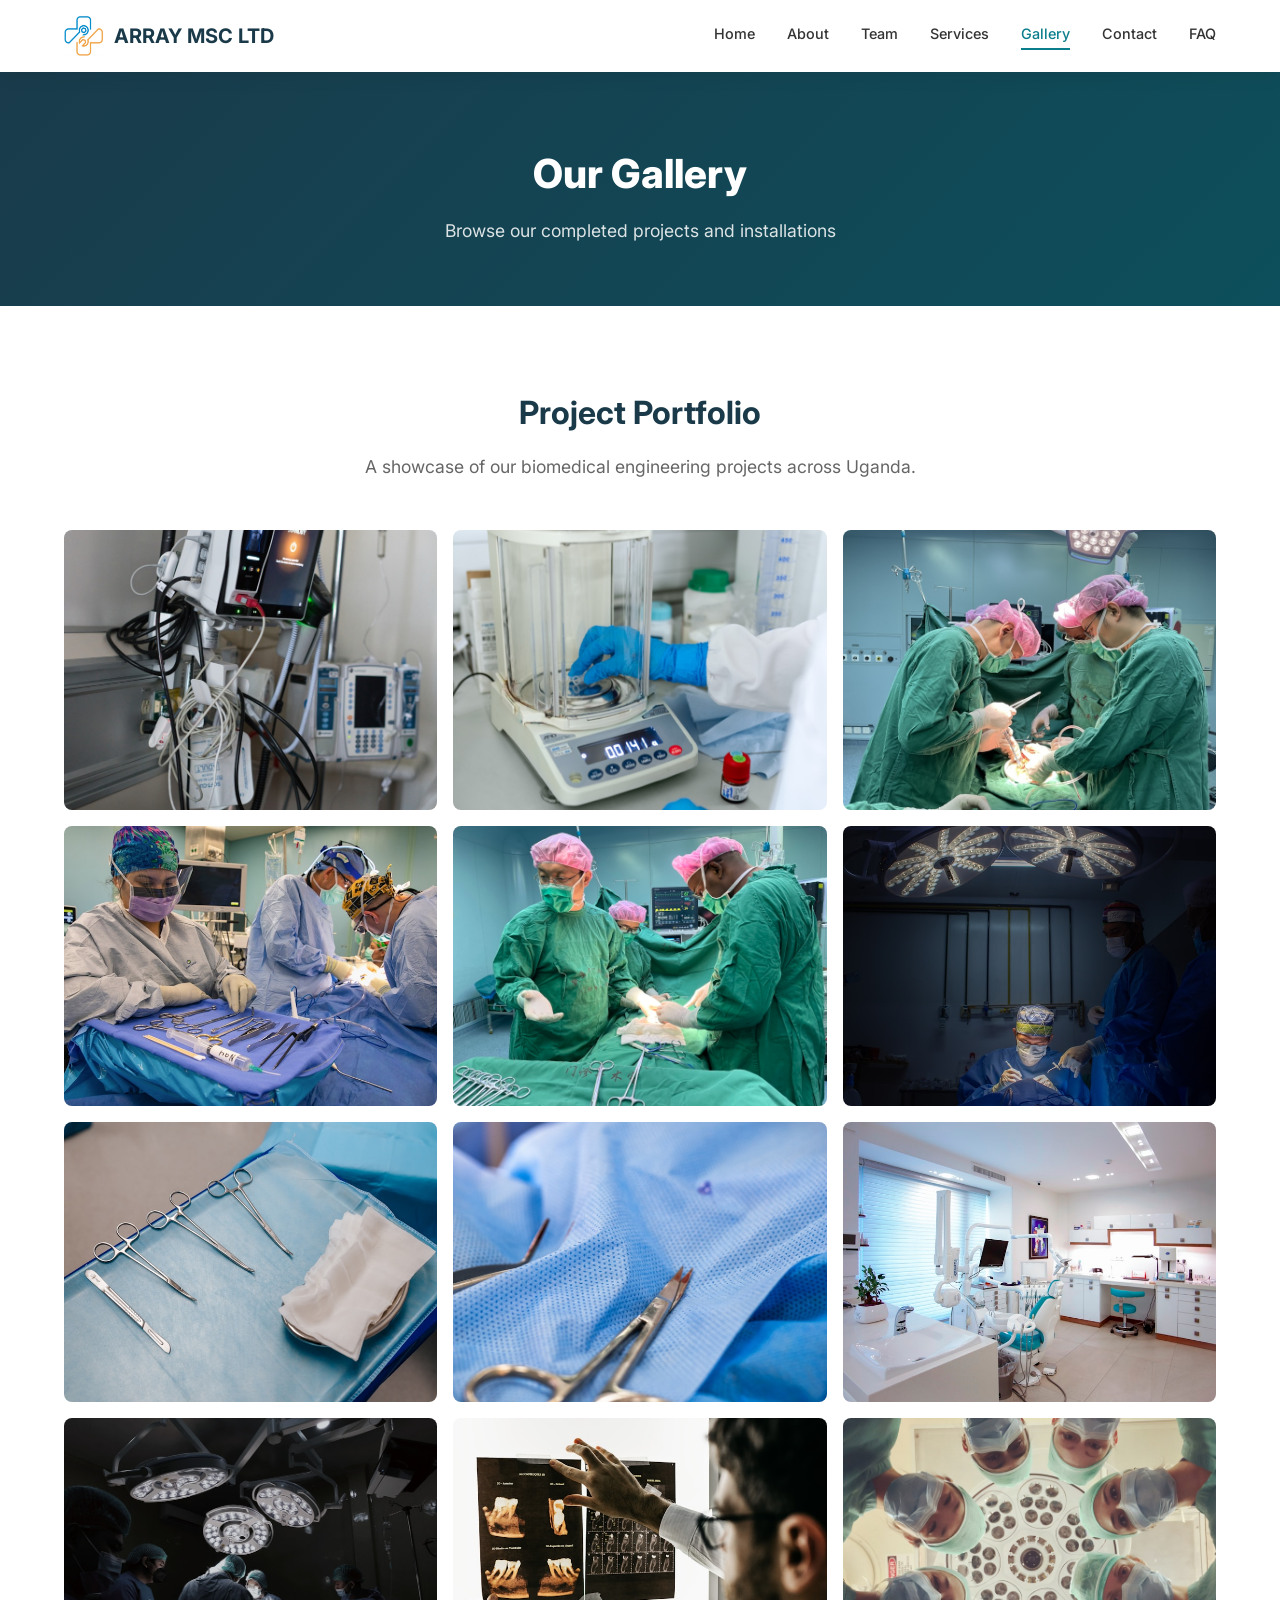
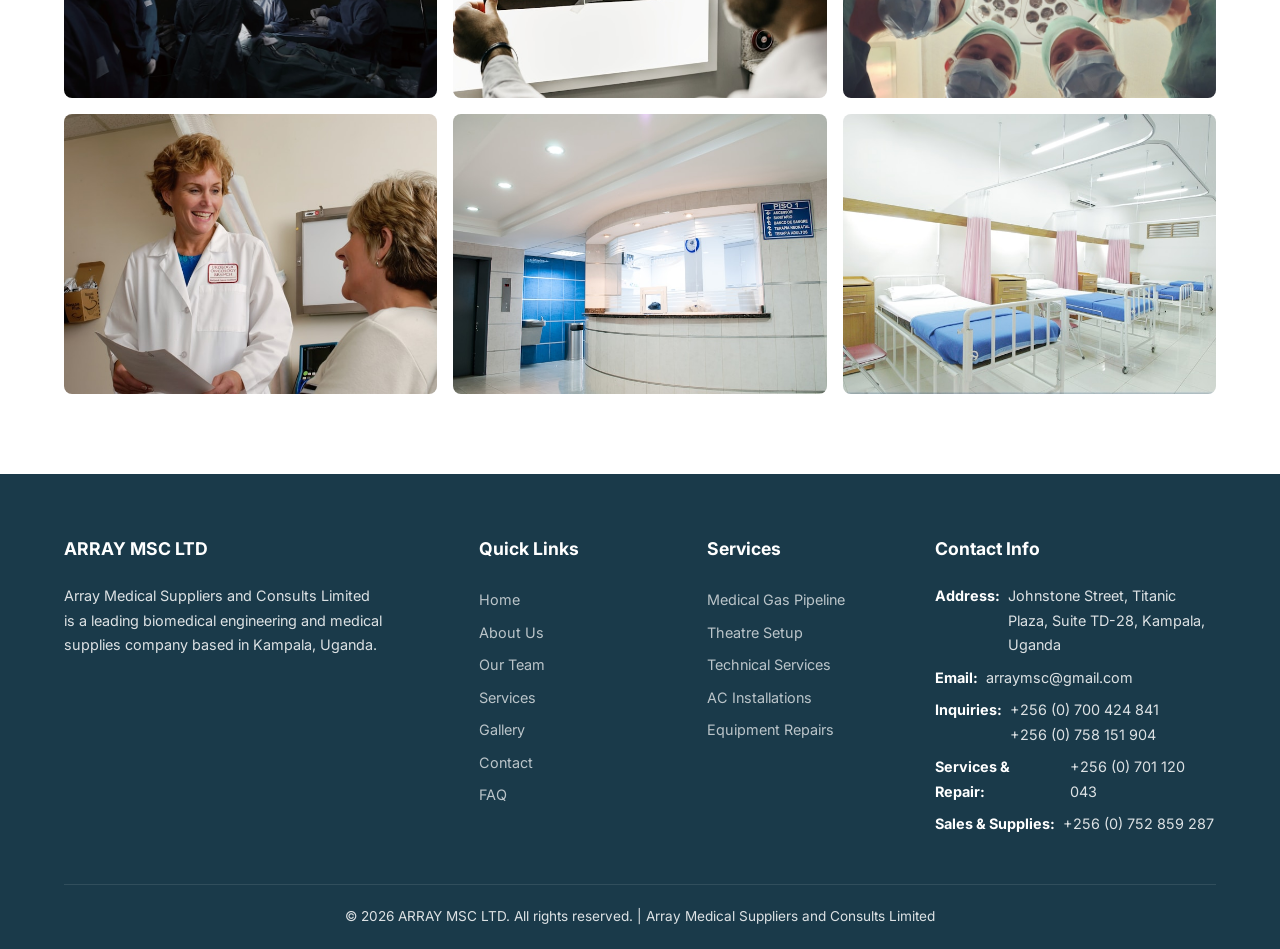
<file: gallery.html>
<!DOCTYPE html>
<html lang="en">
<head>
  <meta charset="UTF-8">
  <meta name="viewport" content="width=device-width, initial-scale=1.0">
  <title>Gallery - ARRAY MSC LTD | Project Portfolio</title>
  <meta name="description" content="Browse our project gallery showcasing medical gas pipeline installations, theatre setups, ICU gas pipelines, and biomedical engineering projects by ARRAY MSC LTD.">
  <link rel="preconnect" href="https://fonts.googleapis.com">
  <link href="https://fonts.googleapis.com/css2?family=Inter:wght@400;500;600;700;800&display=swap" rel="stylesheet">
  <link rel="stylesheet" href="css/style.css">
</head>
<body>

  <!-- Header -->
  <header class="header">
    <div class="container">
      <nav class="navbar">
        <a href="index.html" class="nav-brand">
          <img src="images/logo.png" alt="ARRAY MSC LTD Logo">
          ARRAY MSC LTD
        </a>
        <button class="nav-toggle" aria-label="Toggle navigation">
          <span></span><span></span><span></span>
        </button>
        <div class="nav-links">
          <a href="index.html">Home</a>
          <a href="about.html">About</a>
          <a href="team.html">Team</a>
          <a href="services.html">Services</a>
          <a href="gallery.html" class="active">Gallery</a>
          <a href="contact.html">Contact</a>
          <a href="faq.html">FAQ</a>
        </div>
      </nav>
    </div>
  </header>

  <!-- Banner -->
  <section class="page-banner">
    <div class="container">
      <h1>Our Gallery</h1>
      <p>Browse our completed projects and installations</p>
    </div>
  </section>

  <!-- Gallery -->
  <section class="section">
    <div class="container">
      <div class="text-center">
        <h2 class="section-title">Project Portfolio</h2>
        <p class="section-subtitle">A showcase of our biomedical engineering projects across Uganda.</p>
      </div>
      <div class="gallery-grid">
        <div class="gallery-item">
          <img src="images/gallery-01.jpg" alt="ICU Medical Equipment Installation">
          <div class="overlay">ICU Medical Equipment Installation</div>
        </div>
        <div class="gallery-item">
          <img src="images/gallery-02.jpg" alt="Biomedical Engineering Services">
          <div class="overlay">Biomedical Engineering Services</div>
        </div>
        <div class="gallery-item">
          <img src="images/gallery-03.jpg" alt="Surgical Theatre Setup">
          <div class="overlay">Surgical Theatre Setup</div>
        </div>
        <div class="gallery-item">
          <img src="images/gallery-04.jpg" alt="Theatre Equipment & Instrumentation">
          <div class="overlay">Theatre Equipment & Instrumentation</div>
        </div>
        <div class="gallery-item">
          <img src="images/gallery-05.jpg" alt="Medical Gas Pipeline System">
          <div class="overlay">Medical Gas Pipeline System</div>
        </div>
        <div class="gallery-item">
          <img src="images/gallery-06.jpg" alt="Hospital Outreach & Training">
          <div class="overlay">Hospital Outreach & Training</div>
        </div>
        <div class="gallery-item">
          <img src="images/gallery-07.jpg" alt="Sterile Surgical Instruments">
          <div class="overlay">Sterile Surgical Instruments</div>
        </div>
        <div class="gallery-item">
          <img src="images/gallery-08.jpg" alt="Surgical Tools & Equipment">
          <div class="overlay">Surgical Tools & Equipment</div>
        </div>
        <div class="gallery-item">
          <img src="images/gallery-09.jpg" alt="Operating Room Setup">
          <div class="overlay">Operating Room Setup</div>
        </div>
        <div class="gallery-item">
          <img src="images/gallery-10.jpg" alt="Patient Care Solutions">
          <div class="overlay">Patient Care Solutions</div>
        </div>
        <div class="gallery-item">
          <img src="images/gallery-11.jpg" alt="Medical Equipment Servicing">
          <div class="overlay">Medical Equipment Servicing</div>
        </div>
        <div class="gallery-item">
          <img src="images/gallery-12.jpg" alt="Technical Support Services">
          <div class="overlay">Technical Support Services</div>
        </div>
        <div class="gallery-item">
          <img src="images/gallery-13.jpg" alt="Autoclave & Sterilization Equipment">
          <div class="overlay">Autoclave & Sterilization Equipment</div>
        </div>
        <div class="gallery-item">
          <img src="images/gallery-14.jpg" alt="ICU Gas Pipeline Infrastructure">
          <div class="overlay">ICU Gas Pipeline Infrastructure</div>
        </div>
        <div class="gallery-item">
          <img src="images/gallery-15.jpg" alt="Hospital Infrastructure Projects">
          <div class="overlay">Hospital Infrastructure Projects</div>
        </div>
      </div>
    </div>
  </section>

  <!-- Footer -->
  <footer class="footer">
    <div class="container">
      <div class="footer-grid">
        <div class="footer-brand">
          <h3>ARRAY MSC LTD</h3>
          <p>Array Medical Suppliers and Consults Limited is a leading biomedical engineering and medical supplies company based in Kampala, Uganda.</p>
        </div>
        <div class="footer-links">
          <h3>Quick Links</h3>
          <a href="index.html">Home</a>
          <a href="about.html">About Us</a>
          <a href="team.html">Our Team</a>
          <a href="services.html">Services</a>
          <a href="gallery.html">Gallery</a>
          <a href="contact.html">Contact</a>
          <a href="faq.html">FAQ</a>
        </div>
        <div class="footer-links">
          <h3>Services</h3>
          <a href="services.html">Medical Gas Pipeline</a>
          <a href="services.html">Theatre Setup</a>
          <a href="services.html">Technical Services</a>
          <a href="services.html">AC Installations</a>
          <a href="services.html">Equipment Repairs</a>
        </div>
        <div class="footer-contact">
          <h3>Contact Info</h3>
          <p><strong>Address:</strong> Johnstone Street, Titanic Plaza, Suite TD-28, Kampala, Uganda</p>
          <p><strong>Email:</strong> arraymsc@gmail.com</p>
          <p><strong>Inquiries:</strong> +256 (0) 700 424 841<br>+256 (0) 758 151 904</p>
          <p><strong>Services & Repair:</strong> +256 (0) 701 120 043</p>
          <p><strong>Sales & Supplies:</strong> +256 (0) 752 859 287</p>
        </div>
      </div>
      <div class="footer-bottom">
        &copy; 2026 ARRAY MSC LTD. All rights reserved. | Array Medical Suppliers and Consults Limited
      </div>
    </div>
  </footer>

  <script src="js/main.js"></script>
</body>
</html>
</file>
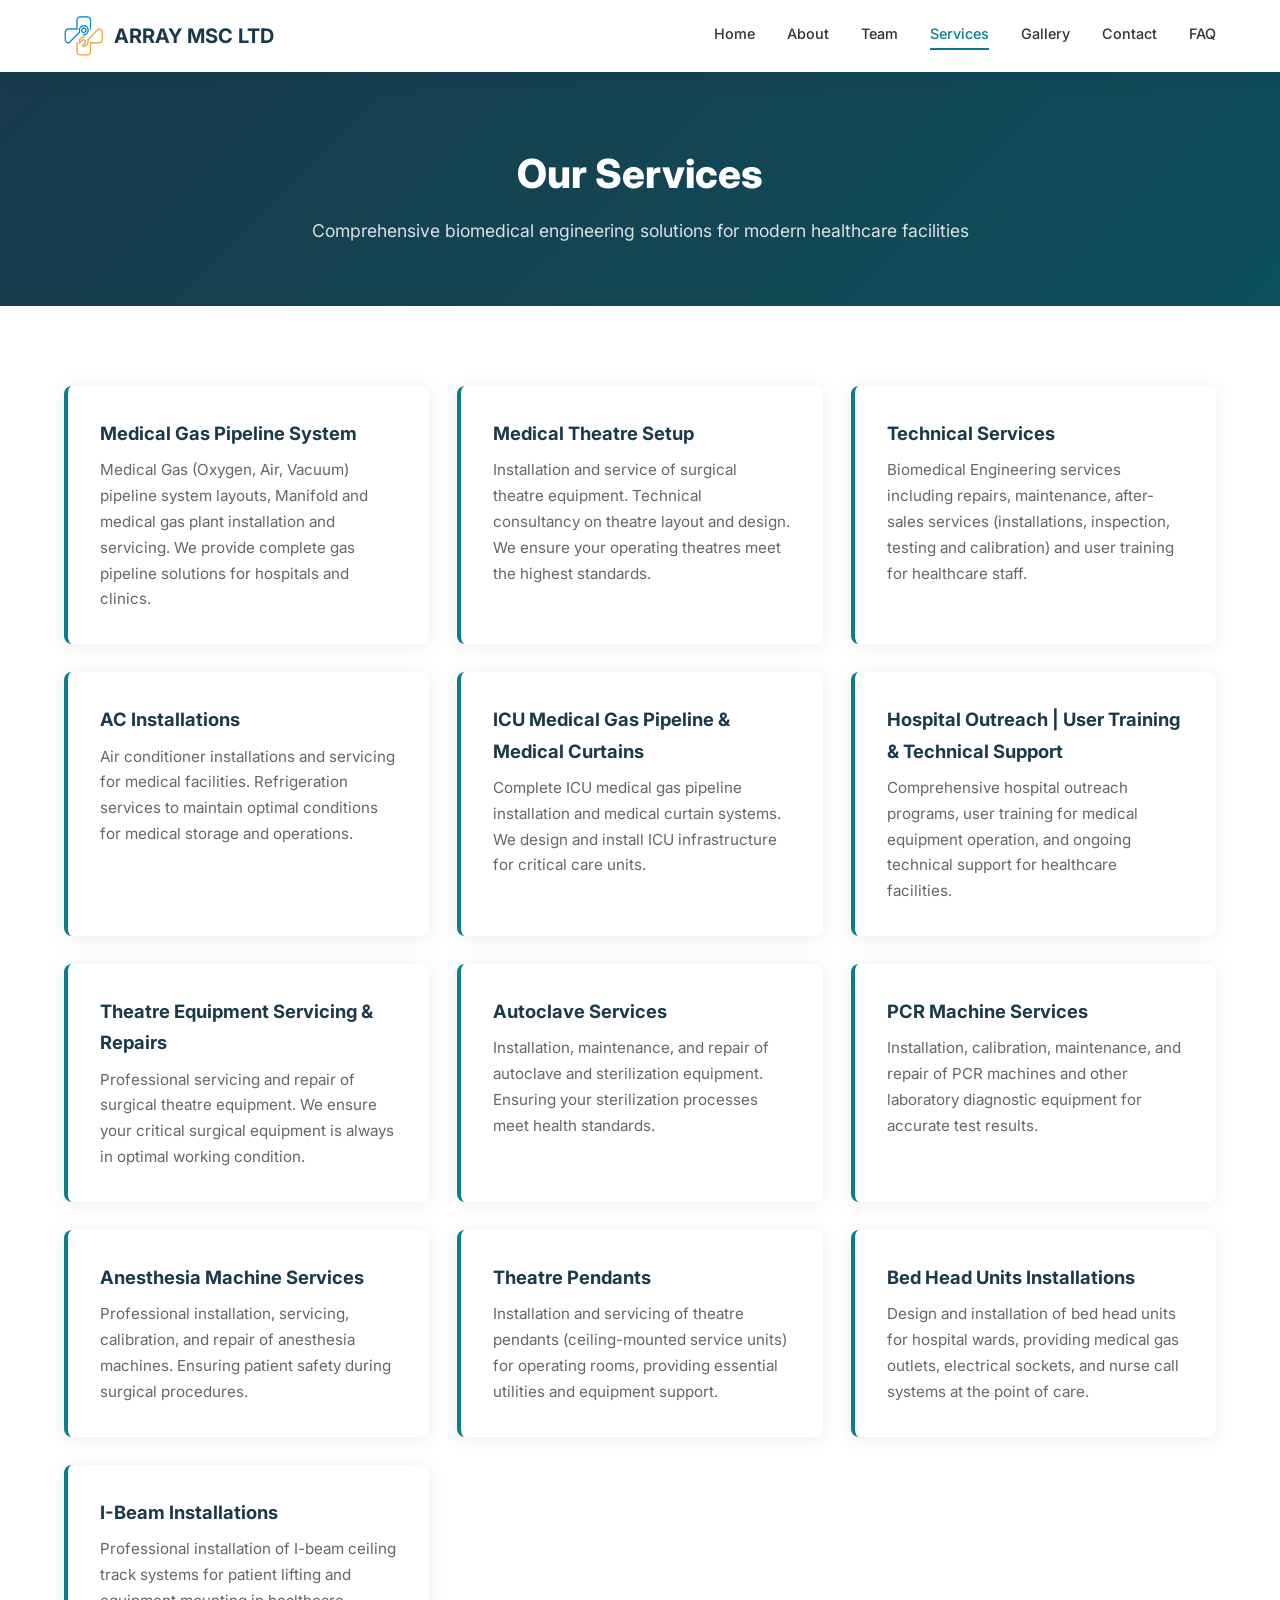
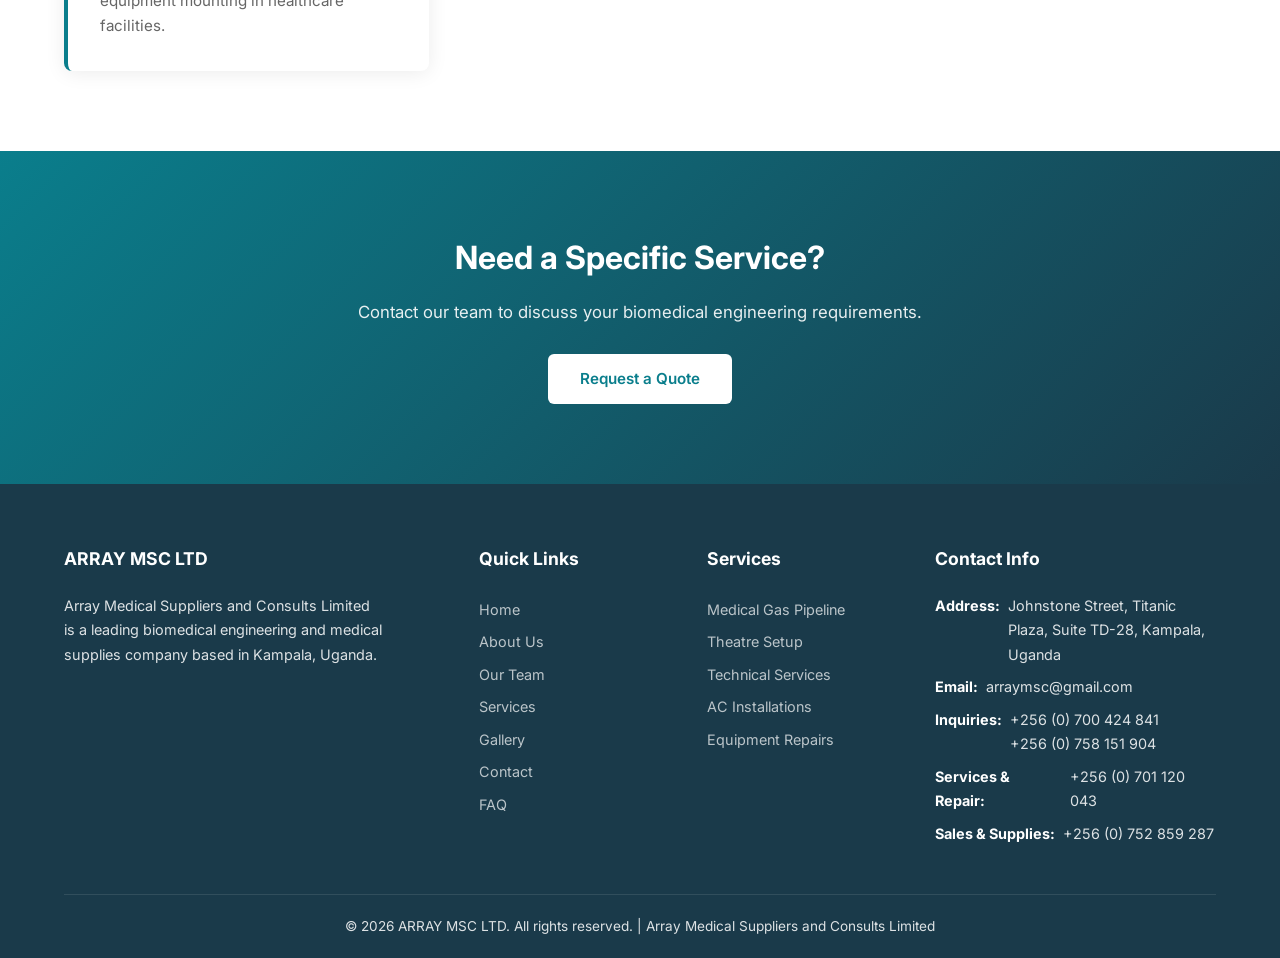
<file: services.html>
<!DOCTYPE html>
<html lang="en">
<head>
  <meta charset="UTF-8">
  <meta name="viewport" content="width=device-width, initial-scale=1.0">
  <title>Our Services - ARRAY MSC LTD | Biomedical Engineering Services</title>
  <meta name="description" content="ARRAY MSC LTD offers comprehensive biomedical engineering services including medical gas pipeline systems, theatre setup, technical services, AC installations, and equipment servicing.">
  <link rel="preconnect" href="https://fonts.googleapis.com">
  <link href="https://fonts.googleapis.com/css2?family=Inter:wght@400;500;600;700;800&display=swap" rel="stylesheet">
  <link rel="stylesheet" href="css/style.css">
</head>
<body>

  <!-- Header -->
  <header class="header">
    <div class="container">
      <nav class="navbar">
        <a href="index.html" class="nav-brand">
          <img src="images/logo.png" alt="ARRAY MSC LTD Logo">
          ARRAY MSC LTD
        </a>
        <button class="nav-toggle" aria-label="Toggle navigation">
          <span></span><span></span><span></span>
        </button>
        <div class="nav-links">
          <a href="index.html">Home</a>
          <a href="about.html">About</a>
          <a href="team.html">Team</a>
          <a href="services.html" class="active">Services</a>
          <a href="gallery.html">Gallery</a>
          <a href="contact.html">Contact</a>
          <a href="faq.html">FAQ</a>
        </div>
      </nav>
    </div>
  </header>

  <!-- Banner -->
  <section class="page-banner">
    <div class="container">
      <h1>Our Services</h1>
      <p>Comprehensive biomedical engineering solutions for modern healthcare facilities</p>
    </div>
  </section>

  <!-- Services -->
  <section class="section">
    <div class="container">
      <div class="services-grid">

        <div class="service-card">
          <h3>Medical Gas Pipeline System</h3>
          <p>Medical Gas (Oxygen, Air, Vacuum) pipeline system layouts, Manifold and medical gas plant installation and servicing. We provide complete gas pipeline solutions for hospitals and clinics.</p>
        </div>

        <div class="service-card">
          <h3>Medical Theatre Setup</h3>
          <p>Installation and service of surgical theatre equipment. Technical consultancy on theatre layout and design. We ensure your operating theatres meet the highest standards.</p>
        </div>

        <div class="service-card">
          <h3>Technical Services</h3>
          <p>Biomedical Engineering services including repairs, maintenance, after-sales services (installations, inspection, testing and calibration) and user training for healthcare staff.</p>
        </div>

        <div class="service-card">
          <h3>AC Installations</h3>
          <p>Air conditioner installations and servicing for medical facilities. Refrigeration services to maintain optimal conditions for medical storage and operations.</p>
        </div>

        <div class="service-card">
          <h3>ICU Medical Gas Pipeline & Medical Curtains</h3>
          <p>Complete ICU medical gas pipeline installation and medical curtain systems. We design and install ICU infrastructure for critical care units.</p>
        </div>

        <div class="service-card">
          <h3>Hospital Outreach | User Training & Technical Support</h3>
          <p>Comprehensive hospital outreach programs, user training for medical equipment operation, and ongoing technical support for healthcare facilities.</p>
        </div>

        <div class="service-card">
          <h3>Theatre Equipment Servicing & Repairs</h3>
          <p>Professional servicing and repair of surgical theatre equipment. We ensure your critical surgical equipment is always in optimal working condition.</p>
        </div>

        <div class="service-card">
          <h3>Autoclave Services</h3>
          <p>Installation, maintenance, and repair of autoclave and sterilization equipment. Ensuring your sterilization processes meet health standards.</p>
        </div>

        <div class="service-card">
          <h3>PCR Machine Services</h3>
          <p>Installation, calibration, maintenance, and repair of PCR machines and other laboratory diagnostic equipment for accurate test results.</p>
        </div>

        <div class="service-card">
          <h3>Anesthesia Machine Services</h3>
          <p>Professional installation, servicing, calibration, and repair of anesthesia machines. Ensuring patient safety during surgical procedures.</p>
        </div>

        <div class="service-card">
          <h3>Theatre Pendants</h3>
          <p>Installation and servicing of theatre pendants (ceiling-mounted service units) for operating rooms, providing essential utilities and equipment support.</p>
        </div>

        <div class="service-card">
          <h3>Bed Head Units Installations</h3>
          <p>Design and installation of bed head units for hospital wards, providing medical gas outlets, electrical sockets, and nurse call systems at the point of care.</p>
        </div>

        <div class="service-card">
          <h3>I-Beam Installations</h3>
          <p>Professional installation of I-beam ceiling track systems for patient lifting and equipment mounting in healthcare facilities.</p>
        </div>

      </div>
    </div>
  </section>

  <!-- CTA -->
  <section class="cta-section">
    <div class="container">
      <h2>Need a Specific Service?</h2>
      <p>Contact our team to discuss your biomedical engineering requirements.</p>
      <a href="contact.html" class="btn btn-white">Request a Quote</a>
    </div>
  </section>

  <!-- Footer -->
  <footer class="footer">
    <div class="container">
      <div class="footer-grid">
        <div class="footer-brand">
          <h3>ARRAY MSC LTD</h3>
          <p>Array Medical Suppliers and Consults Limited is a leading biomedical engineering and medical supplies company based in Kampala, Uganda.</p>
        </div>
        <div class="footer-links">
          <h3>Quick Links</h3>
          <a href="index.html">Home</a>
          <a href="about.html">About Us</a>
          <a href="team.html">Our Team</a>
          <a href="services.html">Services</a>
          <a href="gallery.html">Gallery</a>
          <a href="contact.html">Contact</a>
          <a href="faq.html">FAQ</a>
        </div>
        <div class="footer-links">
          <h3>Services</h3>
          <a href="services.html">Medical Gas Pipeline</a>
          <a href="services.html">Theatre Setup</a>
          <a href="services.html">Technical Services</a>
          <a href="services.html">AC Installations</a>
          <a href="services.html">Equipment Repairs</a>
        </div>
        <div class="footer-contact">
          <h3>Contact Info</h3>
          <p><strong>Address:</strong> Johnstone Street, Titanic Plaza, Suite TD-28, Kampala, Uganda</p>
          <p><strong>Email:</strong> arraymsc@gmail.com</p>
          <p><strong>Inquiries:</strong> +256 (0) 700 424 841<br>+256 (0) 758 151 904</p>
          <p><strong>Services & Repair:</strong> +256 (0) 701 120 043</p>
          <p><strong>Sales & Supplies:</strong> +256 (0) 752 859 287</p>
        </div>
      </div>
      <div class="footer-bottom">
        &copy; 2026 ARRAY MSC LTD. All rights reserved. | Array Medical Suppliers and Consults Limited
      </div>
    </div>
  </footer>

  <script src="js/main.js"></script>
</body>
</html>
</file>
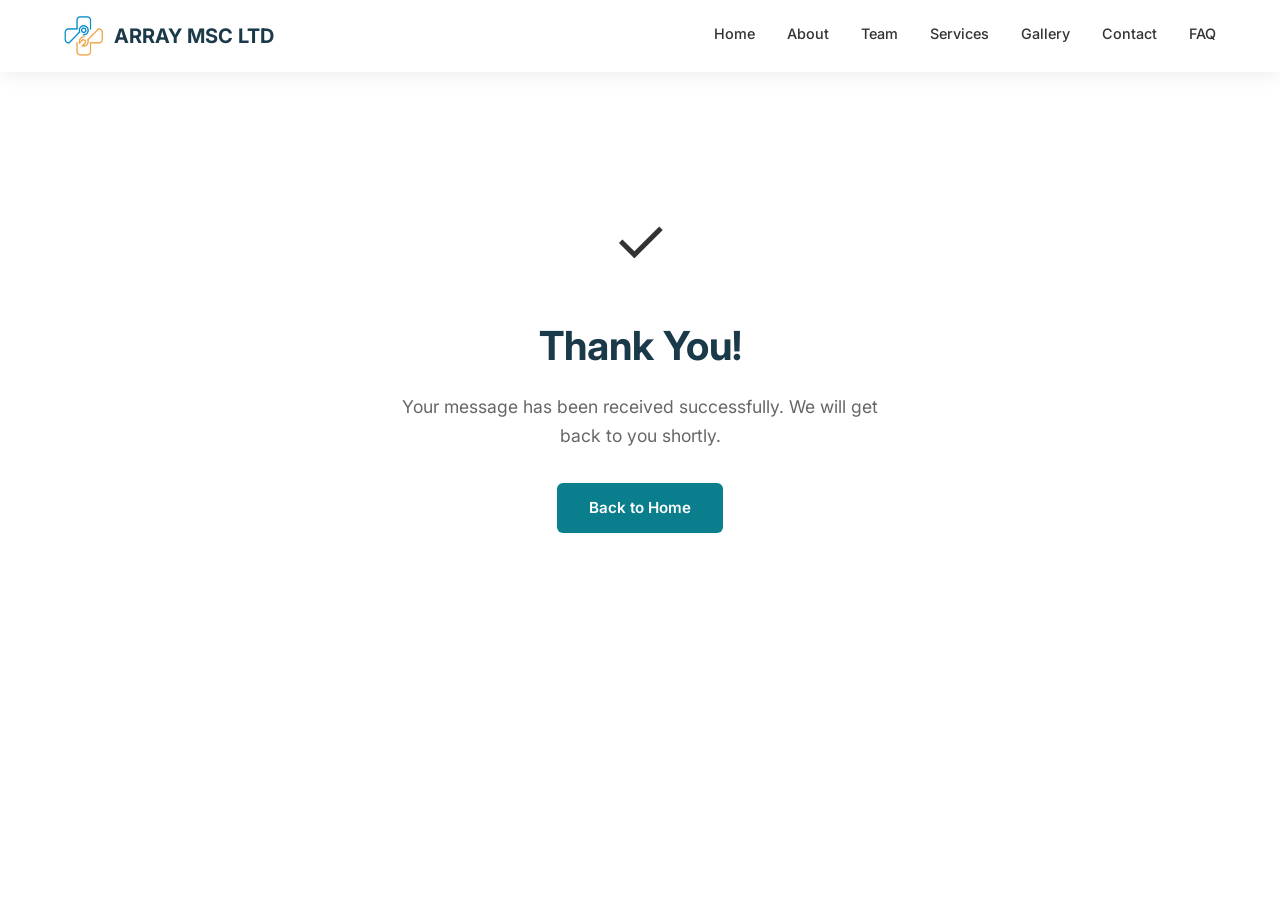
<file: thank-you.html>
<!DOCTYPE html>
<html lang="en">
<head>
  <meta charset="UTF-8">
  <meta name="viewport" content="width=device-width, initial-scale=1.0">
  <title>Thank You - ARRAY MSC LTD</title>
  <link rel="preconnect" href="https://fonts.googleapis.com">
  <link href="https://fonts.googleapis.com/css2?family=Inter:wght@400;500;600;700;800&display=swap" rel="stylesheet">
  <link rel="stylesheet" href="css/style.css">
</head>
<body>
  <header class="header">
    <div class="container">
      <nav class="navbar">
        <a href="index.html" class="nav-brand">
          <img src="images/logo.png" alt="ARRAY MSC LTD Logo">
          ARRAY MSC LTD
        </a>
        <button class="nav-toggle" aria-label="Toggle navigation">
          <span></span><span></span><span></span>
        </button>
        <div class="nav-links">
          <a href="index.html">Home</a>
          <a href="about.html">About</a>
          <a href="team.html">Team</a>
          <a href="services.html">Services</a>
          <a href="gallery.html">Gallery</a>
          <a href="contact.html">Contact</a>
          <a href="faq.html">FAQ</a>
        </div>
      </nav>
    </div>
  </header>

  <section style="min-height: 80vh; display: flex; align-items: center; justify-content: center; text-align: center; padding: 120px 24px;">
    <div>
      <div style="font-size: 4rem; margin-bottom: 16px;">&#10003;</div>
      <h1 style="font-size: 2.5rem; color: var(--secondary); margin-bottom: 12px;">Thank You!</h1>
      <p style="font-size: 1.1rem; color: var(--text-light); max-width: 500px; margin: 0 auto 32px;">Your message has been received successfully. We will get back to you shortly.</p>
      <a href="index.html" class="btn btn-primary">Back to Home</a>
    </div>
  </section>

  <script src="js/main.js"></script>
</body>
</html>
</file>
<file: css/style.css>
* {
  margin: 0;
  padding: 0;
  box-sizing: border-box;
}

:root {
  --primary: #0a7e8c;
  --primary-dark: #075a65;
  --primary-light: #e6f4f6;
  --secondary: #1a3a4a;
  --accent: #00b4d8;
  --text: #333;
  --text-light: #666;
  --bg: #f8f9fa;
  --white: #fff;
  --shadow: 0 2px 20px rgba(0,0,0,0.08);
  --radius: 8px;
}

html {
  scroll-behavior: smooth;
}

body {
  font-family: 'Inter', -apple-system, sans-serif;
  color: var(--text);
  line-height: 1.7;
  background: var(--white);
}

a { text-decoration: none; color: var(--primary); }
a:hover { color: var(--primary-dark); }
img { max-width: 100%; height: auto; }
ul { list-style: none; }

.container {
  max-width: 1200px;
  margin: 0 auto;
  padding: 0 24px;
}

/* Utility */
.section {
  padding: 80px 0;
}
.section-bg {
  background: var(--bg);
}
.section-title {
  font-size: 2rem;
  font-weight: 700;
  color: var(--secondary);
  margin-bottom: 12px;
}
.section-subtitle {
  color: var(--text-light);
  font-size: 1.1rem;
  margin-bottom: 48px;
  max-width: 600px;
}
.text-center {
  text-align: center;
}
.text-center .section-subtitle {
  margin: 0 auto 48px;
}

.btn {
  display: inline-block;
  padding: 12px 32px;
  border-radius: 6px;
  font-weight: 600;
  font-size: 0.95rem;
  border: none;
  cursor: pointer;
  transition: all 0.3s;
}
.btn-primary {
  background: var(--primary);
  color: var(--white);
}
.btn-primary:hover {
  background: var(--primary-dark);
  color: var(--white);
}
.btn-outline {
  background: transparent;
  color: var(--primary);
  border: 2px solid var(--primary);
}
.btn-outline:hover {
  background: var(--primary);
  color: var(--white);
}
.btn-white {
  background: var(--white);
  color: var(--primary);
}
.btn-white:hover {
  background: var(--primary-light);
}

/* Header / Navbar */
.header {
  position: fixed;
  top: 0;
  left: 0;
  width: 100%;
  z-index: 1000;
  background: var(--white);
  box-shadow: var(--shadow);
  transition: all 0.3s;
}
.header-scrolled {
  box-shadow: 0 2px 20px rgba(0,0,0,0.12);
}
.navbar {
  display: flex;
  align-items: center;
  justify-content: space-between;
  height: 72px;
}
.nav-brand {
  display: flex;
  align-items: center;
  gap: 10px;
  font-size: 1.25rem;
  font-weight: 700;
  color: var(--secondary);
}
.nav-brand img {
  height: 42px;
  width: auto;
}
.nav-links {
  display: flex;
  gap: 32px;
}
.nav-links a {
  font-size: 0.9rem;
  font-weight: 500;
  color: var(--text);
  position: relative;
  padding-bottom: 4px;
}
.nav-links a::after {
  content: '';
  position: absolute;
  bottom: 0;
  left: 0;
  width: 0;
  height: 2px;
  background: var(--primary);
  transition: width 0.3s;
}
.nav-links a:hover::after,
.nav-links a.active::after {
  width: 100%;
}
.nav-links a.active {
  color: var(--primary);
}
.nav-toggle {
  display: none;
  flex-direction: column;
  gap: 5px;
  background: none;
  border: none;
  cursor: pointer;
  padding: 4px;
}
.nav-toggle span {
  width: 28px;
  height: 3px;
  background: var(--secondary);
  border-radius: 2px;
  transition: all 0.3s;
}

/* Footer */
.footer {
  background: var(--secondary);
  color: rgba(255,255,255,0.85);
  padding: 60px 0 0;
}
.footer-grid {
  display: grid;
  grid-template-columns: 2fr 1fr 1fr 1.5fr;
  gap: 40px;
  margin-bottom: 40px;
}
.footer h3 {
  color: var(--white);
  font-size: 1.1rem;
  margin-bottom: 20px;
}
.footer-brand p {
  font-size: 0.9rem;
  margin-top: 12px;
  max-width: 320px;
}
.footer-links a {
  display: block;
  color: rgba(255,255,255,0.7);
  font-size: 0.9rem;
  padding: 4px 0;
  transition: color 0.3s;
}
.footer-links a:hover {
  color: var(--white);
}
.footer-contact p {
  font-size: 0.9rem;
  margin-bottom: 8px;
  display: flex;
  gap: 8px;
}
.footer-contact strong {
  color: var(--white);
}
.footer-bottom {
  border-top: 1px solid rgba(255,255,255,0.1);
  padding: 20px 0;
  font-size: 0.85rem;
  text-align: center;
}

/* Hero */
.hero {
  min-height: 100vh;
  display: flex;
  align-items: center;
  color: var(--white);
  padding-top: 72px;
  position: relative;
  overflow: hidden;
}
.hero-slideshow {
  position: absolute;
  inset: 0;
  z-index: 0;
}
.hero-slide {
  position: absolute;
  inset: 0;
  background-size: cover;
  background-position: center;
  opacity: 0;
  transition: opacity 1.5s ease-in-out;
}
.hero-slide.active {
  opacity: 1;
}
.hero-overlay {
  position: absolute;
  inset: 0;
  z-index: 1;
  background: linear-gradient(135deg, rgba(26,58,74,0.92) 0%, rgba(13,79,92,0.88) 100%);
}
.hero-content {
  max-width: 700px;
  position: relative;
  z-index: 2;
}
.hero-badge {
  display: inline-block;
  background: rgba(255,255,255,0.1);
  padding: 6px 16px;
  border-radius: 20px;
  font-size: 0.8rem;
  margin-bottom: 20px;
  letter-spacing: 1px;
  text-transform: uppercase;
}
.hero h1 {
  font-size: 3rem;
  font-weight: 800;
  line-height: 1.2;
  margin-bottom: 20px;
}
.hero p {
  font-size: 1.15rem;
  line-height: 1.8;
  opacity: 0.9;
  margin-bottom: 32px;
}
.hero-buttons {
  display: flex;
  gap: 16px;
  flex-wrap: wrap;
}

/* Page Banner */
.page-banner {
  padding: 140px 0 60px;
  background: linear-gradient(135deg, var(--secondary) 0%, #0d4f5c 100%);
  color: var(--white);
  text-align: center;
}
.page-banner h1 {
  font-size: 2.5rem;
  font-weight: 800;
  margin-bottom: 8px;
}
.page-banner p {
  opacity: 0.85;
  font-size: 1.1rem;
}

/* Services page */
.services-grid {
  display: grid;
  grid-template-columns: repeat(auto-fill, minmax(340px, 1fr));
  gap: 28px;
}
.service-card {
  background: var(--white);
  border-radius: var(--radius);
  padding: 32px;
  box-shadow: var(--shadow);
  transition: transform 0.3s, box-shadow 0.3s;
  border-left: 4px solid var(--primary);
}
.service-card:hover {
  transform: translateY(-4px);
  box-shadow: 0 8px 30px rgba(0,0,0,0.12);
}
.service-card h3 {
  color: var(--secondary);
  font-size: 1.15rem;
  margin-bottom: 8px;
}
.service-card p {
  font-size: 0.95rem;
  color: var(--text-light);
}

/* Home - Services highlight */
.services-highlight {
  display: grid;
  grid-template-columns: repeat(auto-fill, minmax(300px, 1fr));
  gap: 24px;
}
.service-item {
  background: var(--white);
  padding: 28px;
  border-radius: var(--radius);
  box-shadow: var(--shadow);
  text-align: center;
  transition: transform 0.3s;
}
.service-item:hover {
  transform: translateY(-4px);
}
.service-item .icon {
  width: 56px;
  height: 56px;
  background: var(--primary-light);
  border-radius: 12px;
  display: flex;
  align-items: center;
  justify-content: center;
  margin: 0 auto 16px;
  font-size: 1.5rem;
}
.service-item h3 {
  font-size: 1rem;
  color: var(--secondary);
  margin-bottom: 8px;
}
.service-item p {
  font-size: 0.9rem;
  color: var(--text-light);
}

/* About page */
.about-content {
  display: grid;
  grid-template-columns: 1fr 1fr;
  gap: 60px;
  align-items: center;
}
.about-text h2 {
  font-size: 1.8rem;
  color: var(--secondary);
  margin-bottom: 16px;
}
.about-text p {
  margin-bottom: 16px;
  color: var(--text-light);
}
.about-image img {
  border-radius: var(--radius);
  box-shadow: var(--shadow);
  width: 100%;
}
.about-stats {
  display: grid;
  grid-template-columns: repeat(3, 1fr);
  gap: 24px;
  margin-top: 40px;
}
.stat-item {
  text-align: center;
  padding: 20px;
  background: var(--white);
  border-radius: var(--radius);
  box-shadow: var(--shadow);
}
.stat-number {
  font-size: 2rem;
  font-weight: 800;
  color: var(--primary);
}
.stat-label {
  font-size: 0.85rem;
  color: var(--text-light);
  margin-top: 4px;
}

/* Mission / Vision */
.mission-vision {
  display: grid;
  grid-template-columns: 1fr 1fr;
  gap: 32px;
}
.mv-card {
  background: var(--white);
  padding: 36px;
  border-radius: var(--radius);
  box-shadow: var(--shadow);
}
.mv-card h3 {
  color: var(--secondary);
  font-size: 1.3rem;
  margin-bottom: 12px;
}
.mv-card p {
  color: var(--text-light);
  font-size: 0.95rem;
}

/* Gallery */
.gallery-grid {
  display: grid;
  grid-template-columns: repeat(auto-fill, minmax(280px, 1fr));
  gap: 16px;
}
.gallery-item {
  position: relative;
  border-radius: var(--radius);
  overflow: hidden;
  cursor: pointer;
  aspect-ratio: 4/3;
}
.gallery-item img {
  width: 100%;
  height: 100%;
  object-fit: cover;
  transition: transform 0.4s;
}
.gallery-item:hover img {
  transform: scale(1.08);
}
.gallery-item .overlay {
  position: absolute;
  bottom: 0;
  left: 0;
  right: 0;
  padding: 16px;
  background: linear-gradient(transparent, rgba(0,0,0,0.7));
  color: var(--white);
  font-size: 0.9rem;
  font-weight: 500;
  opacity: 0;
  transition: opacity 0.3s;
}
.gallery-item:hover .overlay {
  opacity: 1;
}

/* Contact */
.contact-grid {
  display: grid;
  grid-template-columns: 1fr 1fr;
  gap: 48px;
}
.contact-info h3 {
  font-size: 1.3rem;
  color: var(--secondary);
  margin-bottom: 16px;
}
.contact-detail {
  display: flex;
  gap: 12px;
  margin-bottom: 20px;
}
.contact-detail .icon {
  width: 44px;
  height: 44px;
  background: var(--primary-light);
  border-radius: 50%;
  display: flex;
  align-items: center;
  justify-content: center;
  flex-shrink: 0;
  font-size: 1.1rem;
}
.contact-detail h4 {
  font-size: 0.95rem;
  color: var(--secondary);
  margin-bottom: 2px;
}
.contact-detail p {
  font-size: 0.9rem;
  color: var(--text-light);
}
.contact-form label {
  display: block;
  font-size: 0.9rem;
  font-weight: 500;
  margin-bottom: 6px;
  color: var(--secondary);
}
.contact-form input,
.contact-form textarea,
.contact-form select {
  width: 100%;
  padding: 12px 16px;
  border: 1px solid #ddd;
  border-radius: 6px;
  font-family: inherit;
  font-size: 0.95rem;
  margin-bottom: 20px;
  transition: border-color 0.3s;
}
.contact-form input:focus,
.contact-form textarea:focus {
  outline: none;
  border-color: var(--primary);
}
.contact-form textarea {
  height: 140px;
  resize: vertical;
}

/* FAQ */
.faq-list {
  max-width: 800px;
  margin: 0 auto;
}
.faq-item {
  background: var(--white);
  border-radius: var(--radius);
  margin-bottom: 12px;
  box-shadow: 0 1px 4px rgba(0,0,0,0.06);
  overflow: hidden;
}
.faq-question {
  width: 100%;
  padding: 20px 24px;
  background: none;
  border: none;
  font-size: 1rem;
  font-weight: 600;
  color: var(--secondary);
  text-align: left;
  cursor: pointer;
  display: flex;
  justify-content: space-between;
  align-items: center;
  font-family: inherit;
  transition: background 0.3s;
}
.faq-question:hover {
  background: var(--primary-light);
}
.faq-question .arrow {
  transition: transform 0.3s;
  font-size: 1.2rem;
}
.faq-item.active .faq-question .arrow {
  transform: rotate(180deg);
}
.faq-answer {
  max-height: 0;
  overflow: hidden;
  transition: max-height 0.3s ease, padding 0.3s ease;
}
.faq-item.active .faq-answer {
  max-height: 300px;
  padding: 0 24px 20px;
}
.faq-answer p {
  color: var(--text-light);
  font-size: 0.95rem;
}

/* Team page */
.team-grid {
  display: grid;
  grid-template-columns: repeat(auto-fill, minmax(260px, 1fr));
  gap: 28px;
}
.team-card {
  background: var(--white);
  border-radius: var(--radius);
  box-shadow: var(--shadow);
  padding: 28px 20px;
  text-align: center;
  transition: transform 0.3s, box-shadow 0.3s;
}
.team-card:hover {
  transform: translateY(-4px);
  box-shadow: 0 8px 30px rgba(0,0,0,0.12);
}
.team-img {
  width: 140px;
  height: 140px;
  border-radius: 50%;
  overflow: hidden;
  margin: 0 auto 16px;
  border: 3px solid var(--primary-light);
}
.team-img img {
  width: 100%;
  height: 100%;
  object-fit: cover;
}
.team-name {
  font-size: 1.05rem;
  font-weight: 700;
  color: var(--secondary);
  margin-bottom: 4px;
}
.team-role {
  font-size: 0.9rem;
  font-weight: 600;
  color: var(--primary);
  margin-bottom: 4px;
}
.team-spec {
  font-size: 0.85rem;
  color: var(--text-light);
}

/* Features section (Why choose us) */
.features-grid {
  display: grid;
  grid-template-columns: repeat(auto-fill, minmax(250px, 1fr));
  gap: 24px;
}
.feature-card {
  background: var(--white);
  padding: 28px;
  border-radius: var(--radius);
  box-shadow: var(--shadow);
  text-align: center;
}
.feature-card .icon {
  font-size: 2rem;
  margin-bottom: 12px;
}
.feature-card h3 {
  font-size: 1rem;
  color: var(--secondary);
  margin-bottom: 8px;
}
.feature-card p {
  font-size: 0.9rem;
  color: var(--text-light);
}

/* CTA Section */
.cta-section {
  background: linear-gradient(135deg, var(--primary) 0%, var(--secondary) 100%);
  color: var(--white);
  text-align: center;
  padding: 80px 0;
}
.cta-section h2 {
  font-size: 2rem;
  font-weight: 700;
  margin-bottom: 12px;
}
.cta-section p {
  opacity: 0.9;
  margin-bottom: 28px;
  font-size: 1.05rem;
}

/* Responsive */
@media (max-width: 992px) {
  .about-content,
  .mission-vision,
  .contact-grid {
    grid-template-columns: 1fr;
  }
  .about-image {
    order: -1;
  }
  .footer-grid {
    grid-template-columns: 1fr 1fr;
  }
}

@media (max-width: 768px) {
  .nav-links {
    position: fixed;
    top: 72px;
    left: 0;
    right: 0;
    background: var(--white);
    flex-direction: column;
    padding: 24px;
    gap: 16px;
    box-shadow: 0 4px 20px rgba(0,0,0,0.1);
    transform: translateY(-100%);
    opacity: 0;
    pointer-events: none;
    transition: all 0.3s;
  }
  .nav-links.open {
    transform: translateY(0);
    opacity: 1;
    pointer-events: all;
  }
  .nav-toggle {
    display: flex;
  }
  .hero h1 {
    font-size: 2rem;
  }
  .hero {
    text-align: center;
  }
  .hero-buttons {
    justify-content: center;
  }
  .section-title {
    font-size: 1.6rem;
  }
  .page-banner h1 {
    font-size: 1.8rem;
  }
  .services-grid {
    grid-template-columns: 1fr;
  }
  .about-stats {
    grid-template-columns: 1fr;
  }
  .footer-grid {
    grid-template-columns: 1fr;
  }
}
</file>
